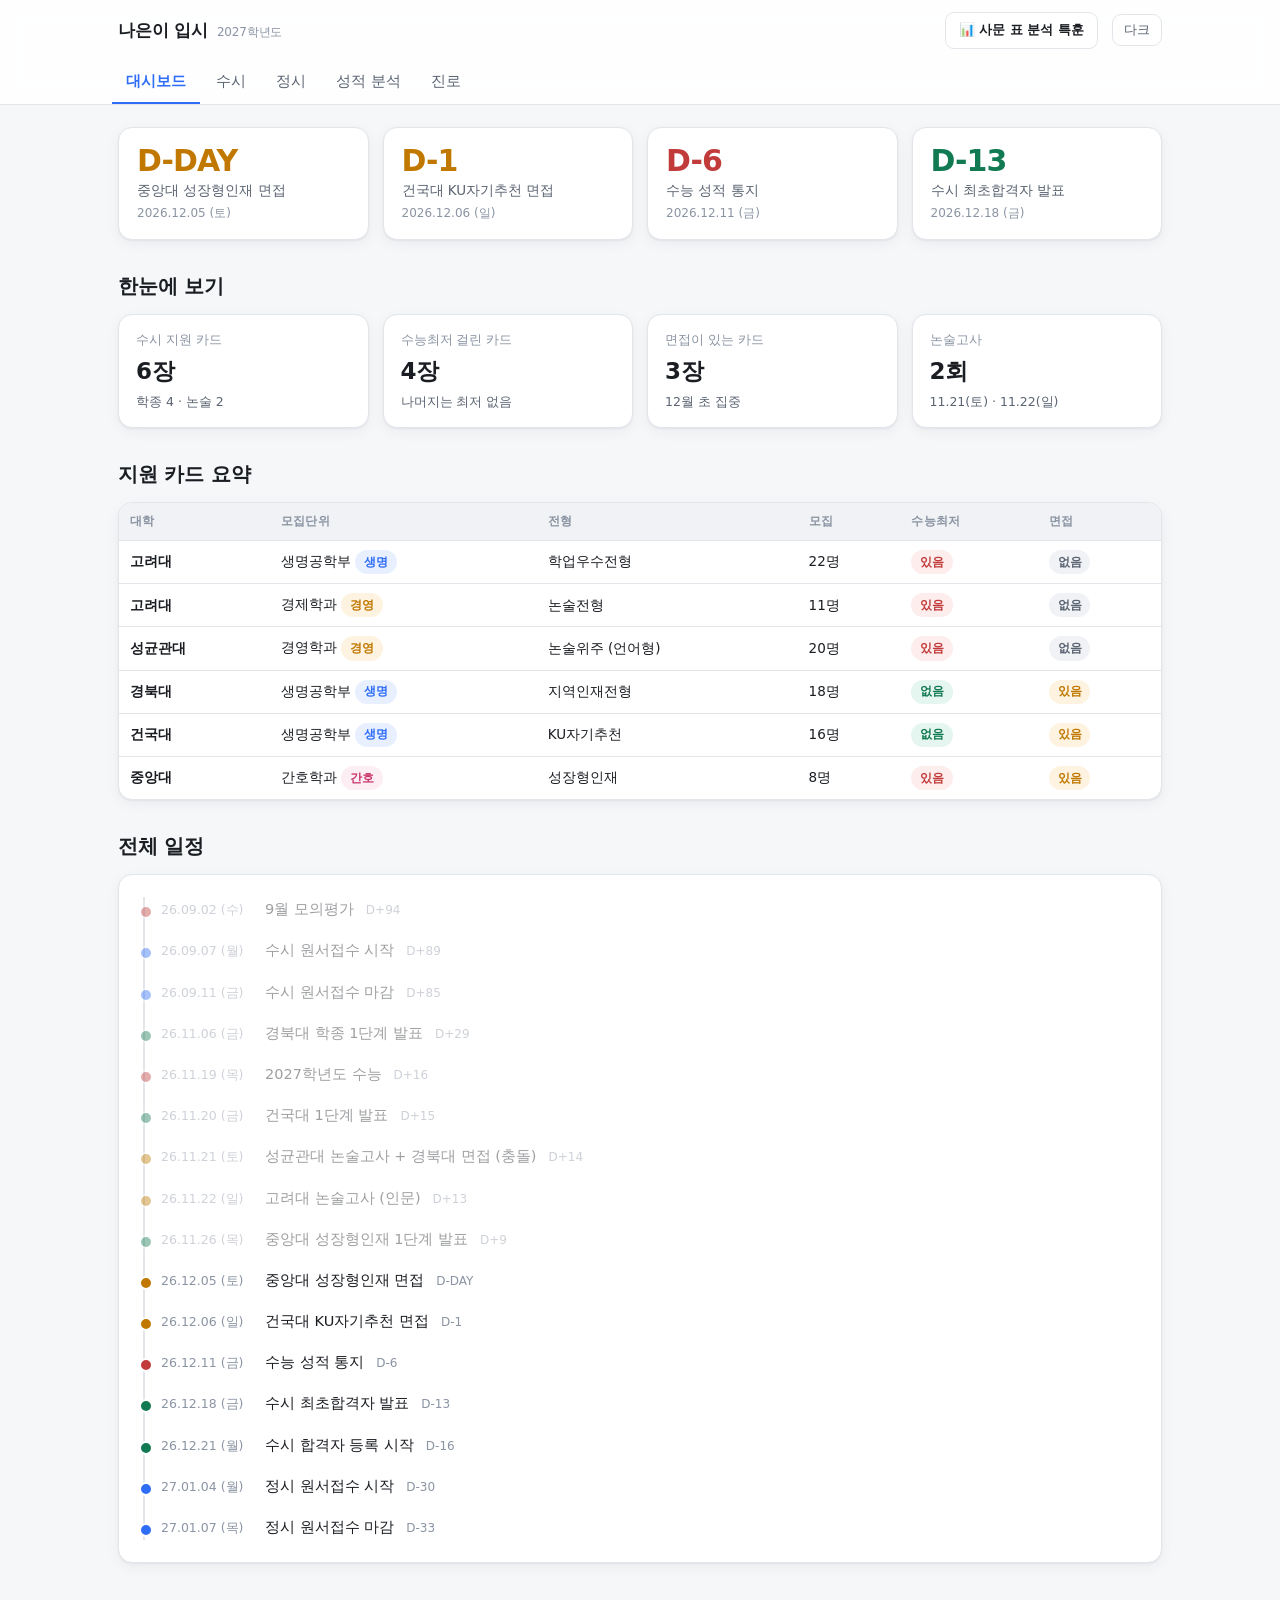
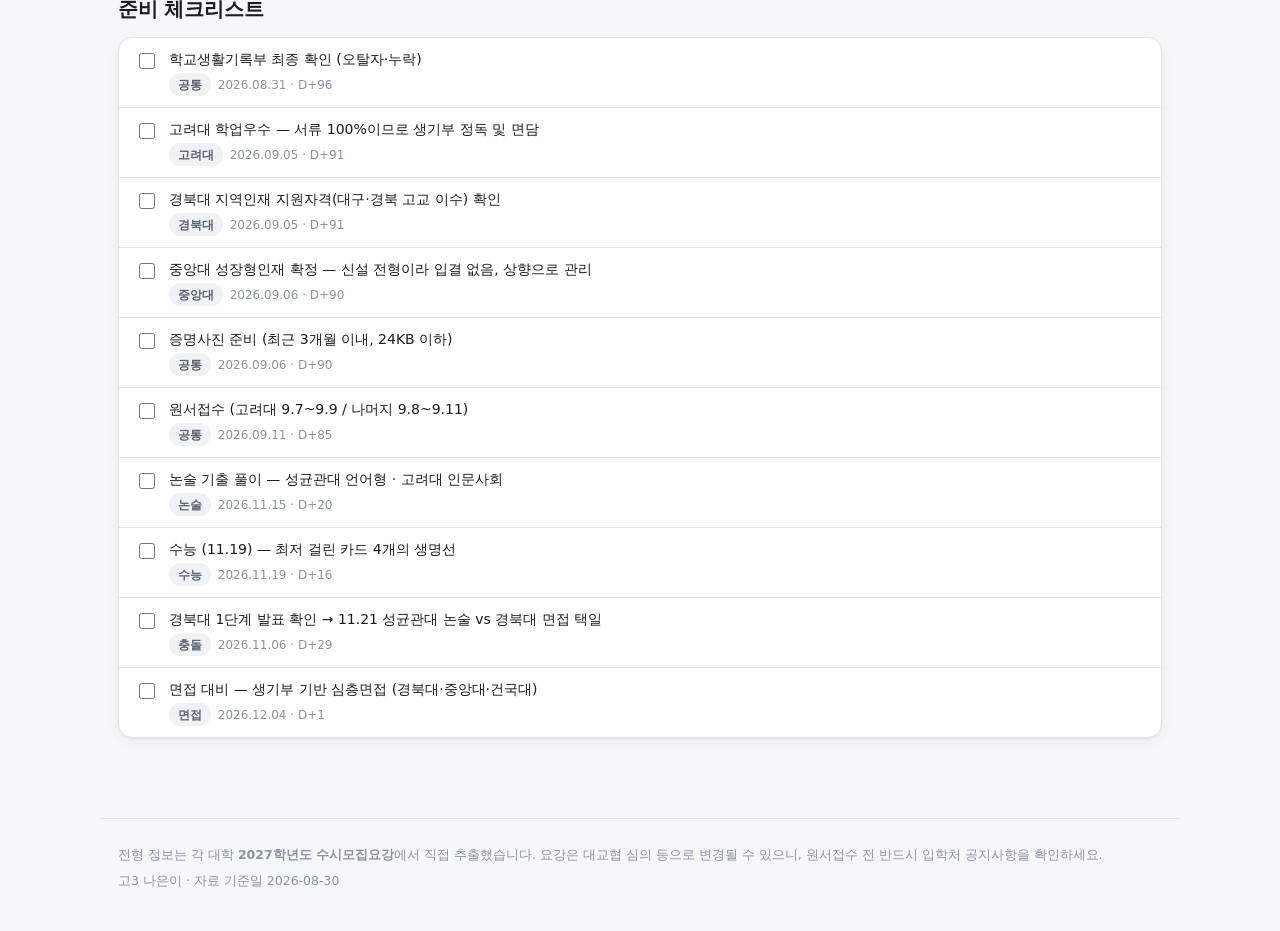
<file: index.html>
<!doctype html>
<html lang="ko" data-theme="">
<head>
<meta charset="utf-8">
<meta name="viewport" content="width=device-width, initial-scale=1">
<title>나은이 입시 · 2027학년도</title>
<meta name="description" content="김나은 2027학년도 대입 수시·정시 관리">
<link rel="stylesheet" href="assets/style.css">
<link rel="icon" href="data:image/svg+xml,<svg xmlns='http://www.w3.org/2000/svg' viewBox='0 0 100 100'><text y='.9em' font-size='90'>🍒</text></svg>">
</head>
<body>

<header class="top">
  <div class="top-in">
    <div class="brand">나은이 입시<small id="brandSub">2027학년도</small></div>
    <div class="spacer"></div>
    <a class="btn" href="society/index.html">📊 사문 표 분석 특훈</a>
    <button class="theme-btn" id="themeBtn" type="button">다크</button>
  </div>
  <nav class="tabs" id="tabs" role="tablist">
    <button role="tab" data-tab="home" aria-selected="true">대시보드</button>
    <button role="tab" data-tab="susi" aria-selected="false">수시</button>
    <button role="tab" data-tab="jeongsi" aria-selected="false">정시</button>
    <button role="tab" data-tab="score" aria-selected="false">성적 분석</button>
    <button role="tab" data-tab="jinro" aria-selected="false">진로</button>
  </nav>
</header>

<main>
  <section id="home"></section>
  <section id="susi" hidden></section>
  <section id="jeongsi" hidden></section>
  <section id="score" hidden></section>
  <section id="jinro" hidden></section>
</main>

<footer class="foot">
  <div>전형 정보는 각 대학 <b>2027학년도 수시모집요강</b>에서 직접 추출했습니다. 요강은 대교협 심의 등으로 변경될 수 있으니, 원서접수 전 반드시 입학처 공지사항을 확인하세요.</div>
  <div style="margin-top:6px" id="footUpdated"></div>
</footer>

<script src="assets/data.js"></script>
<script src="assets/app.js"></script>
</body>
</html>
</file>
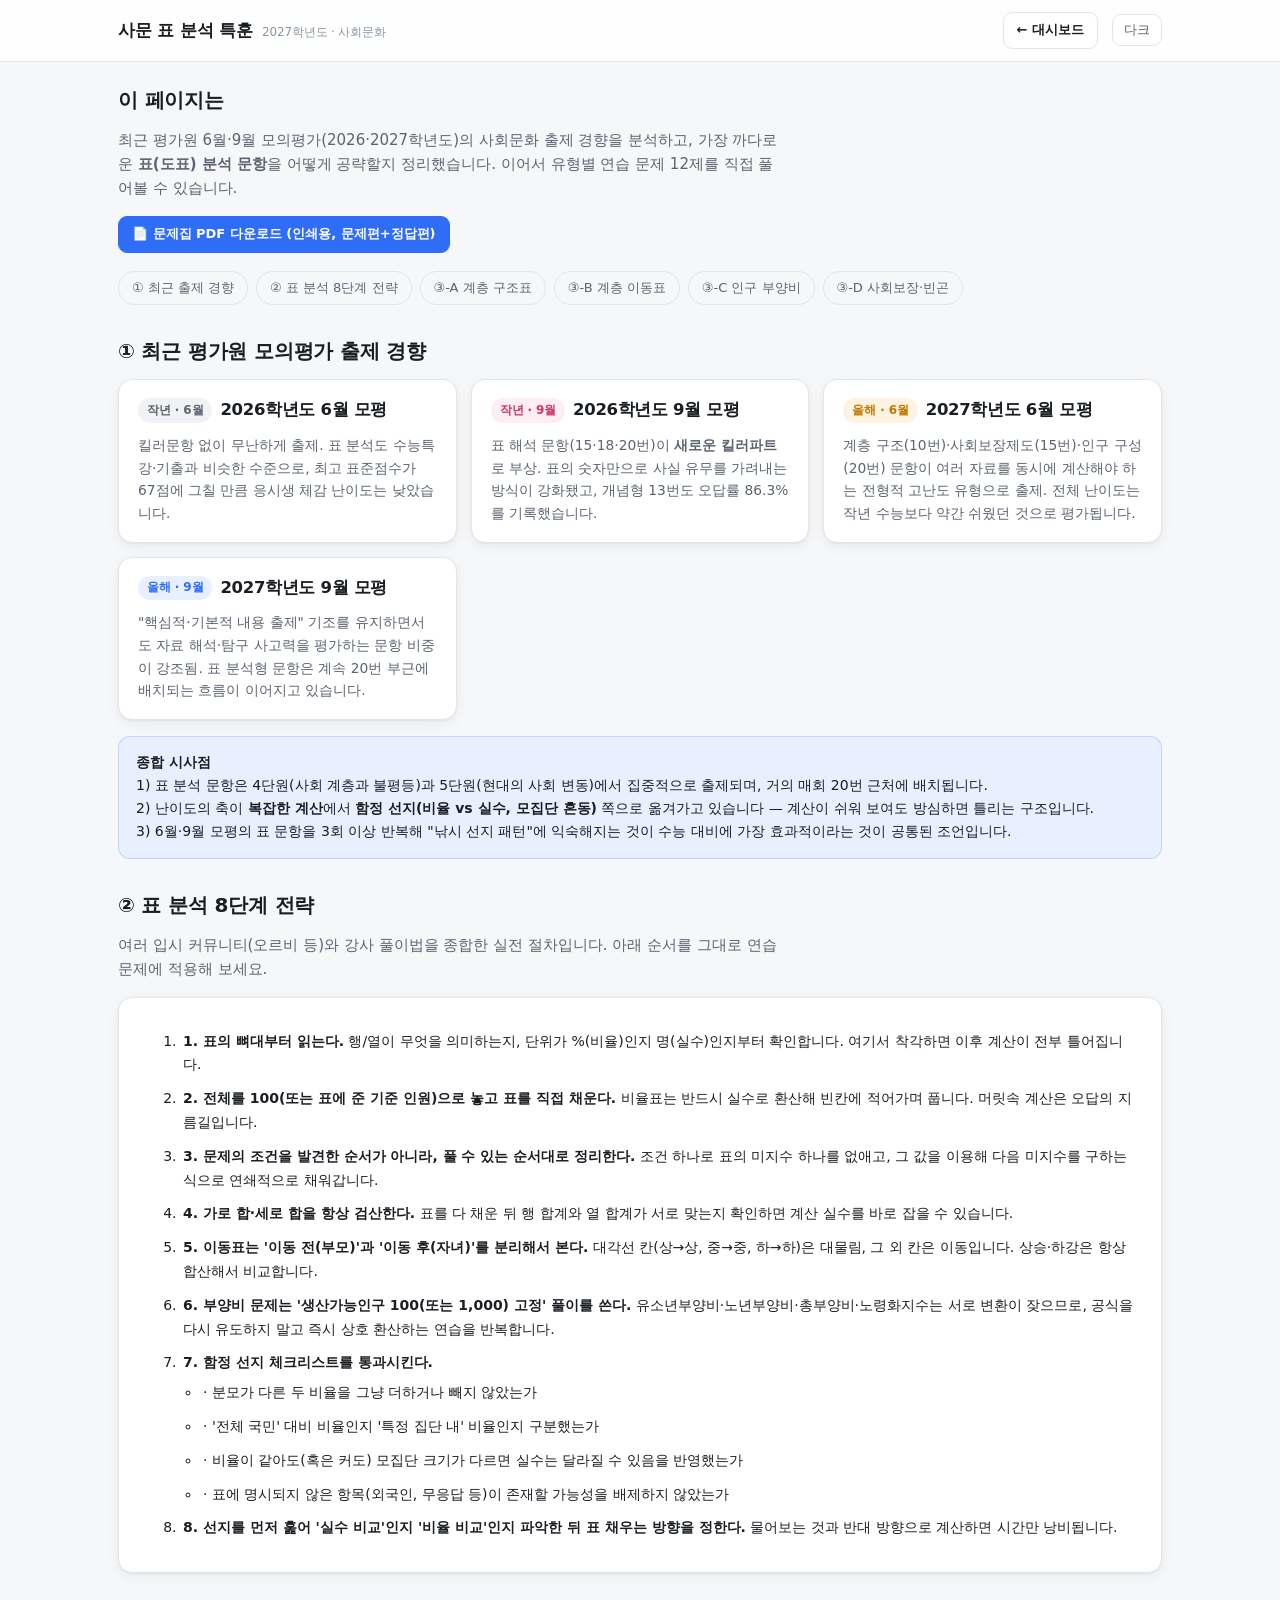
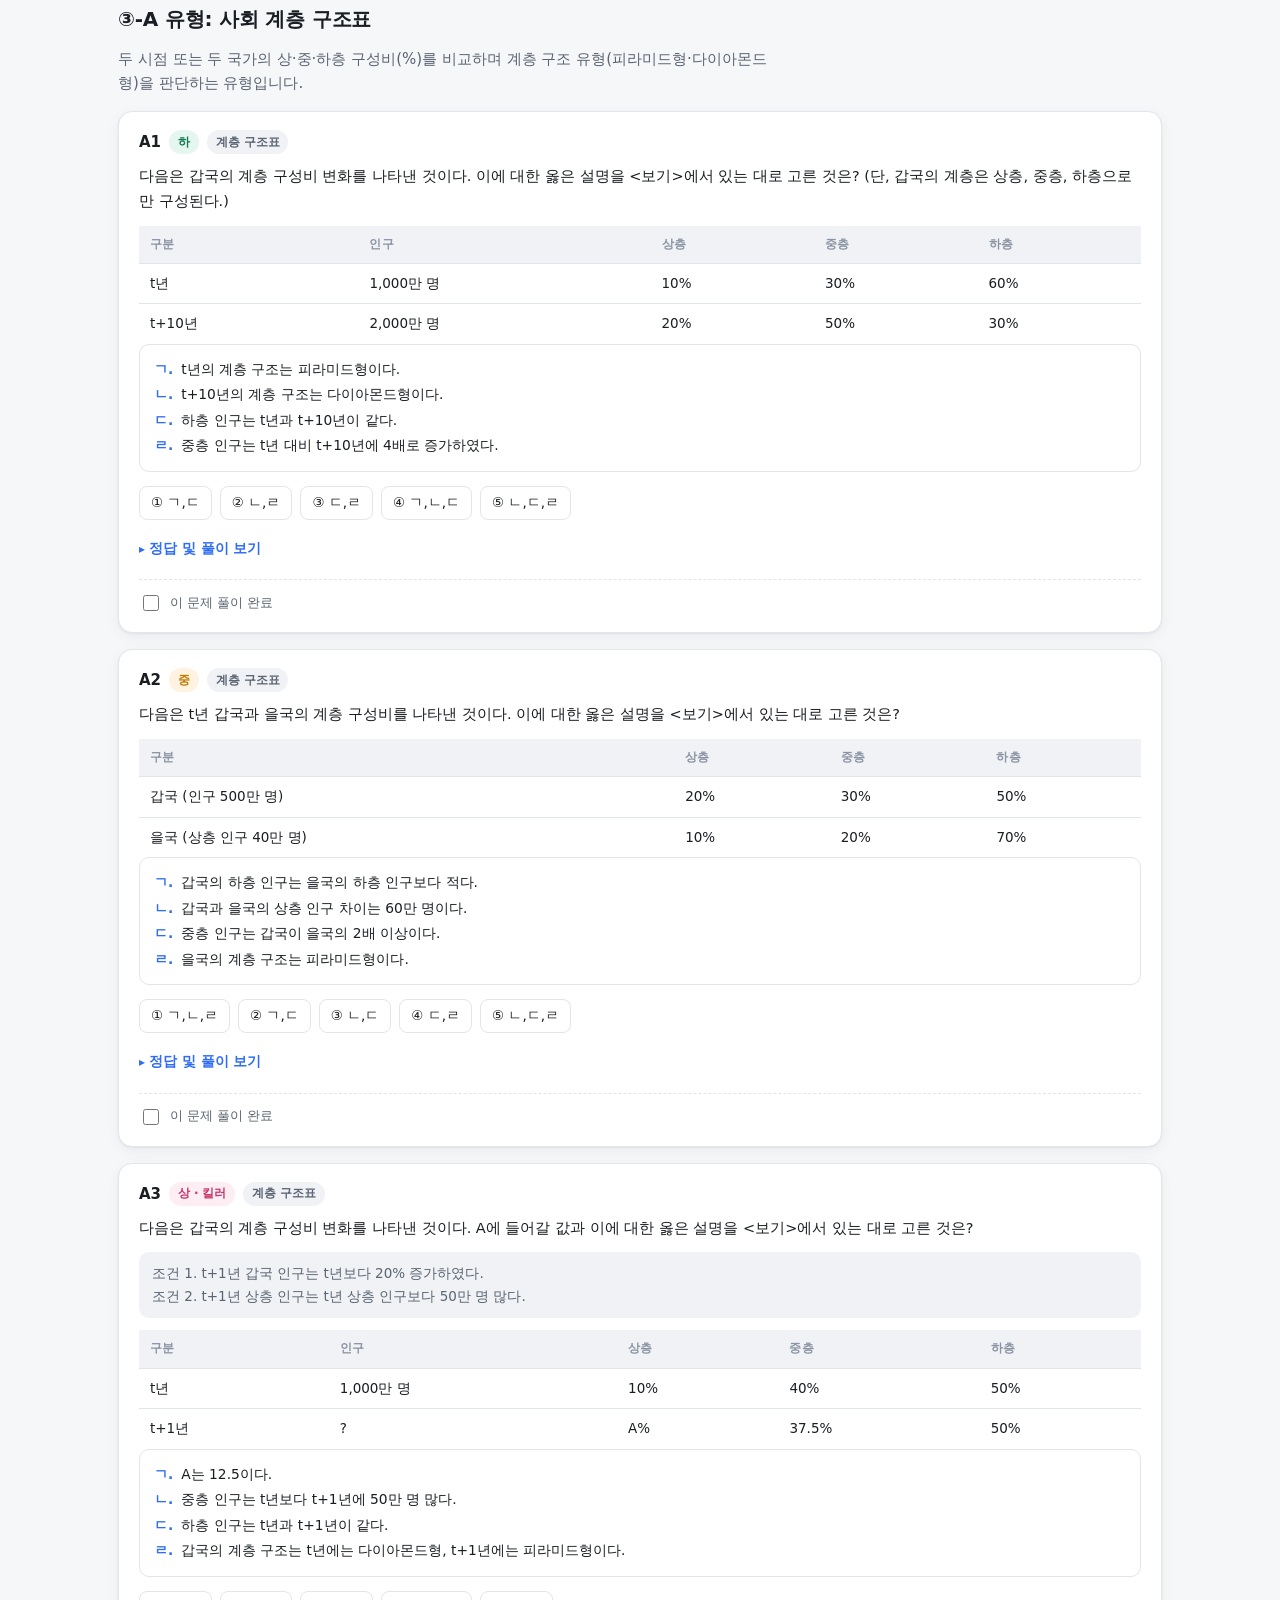
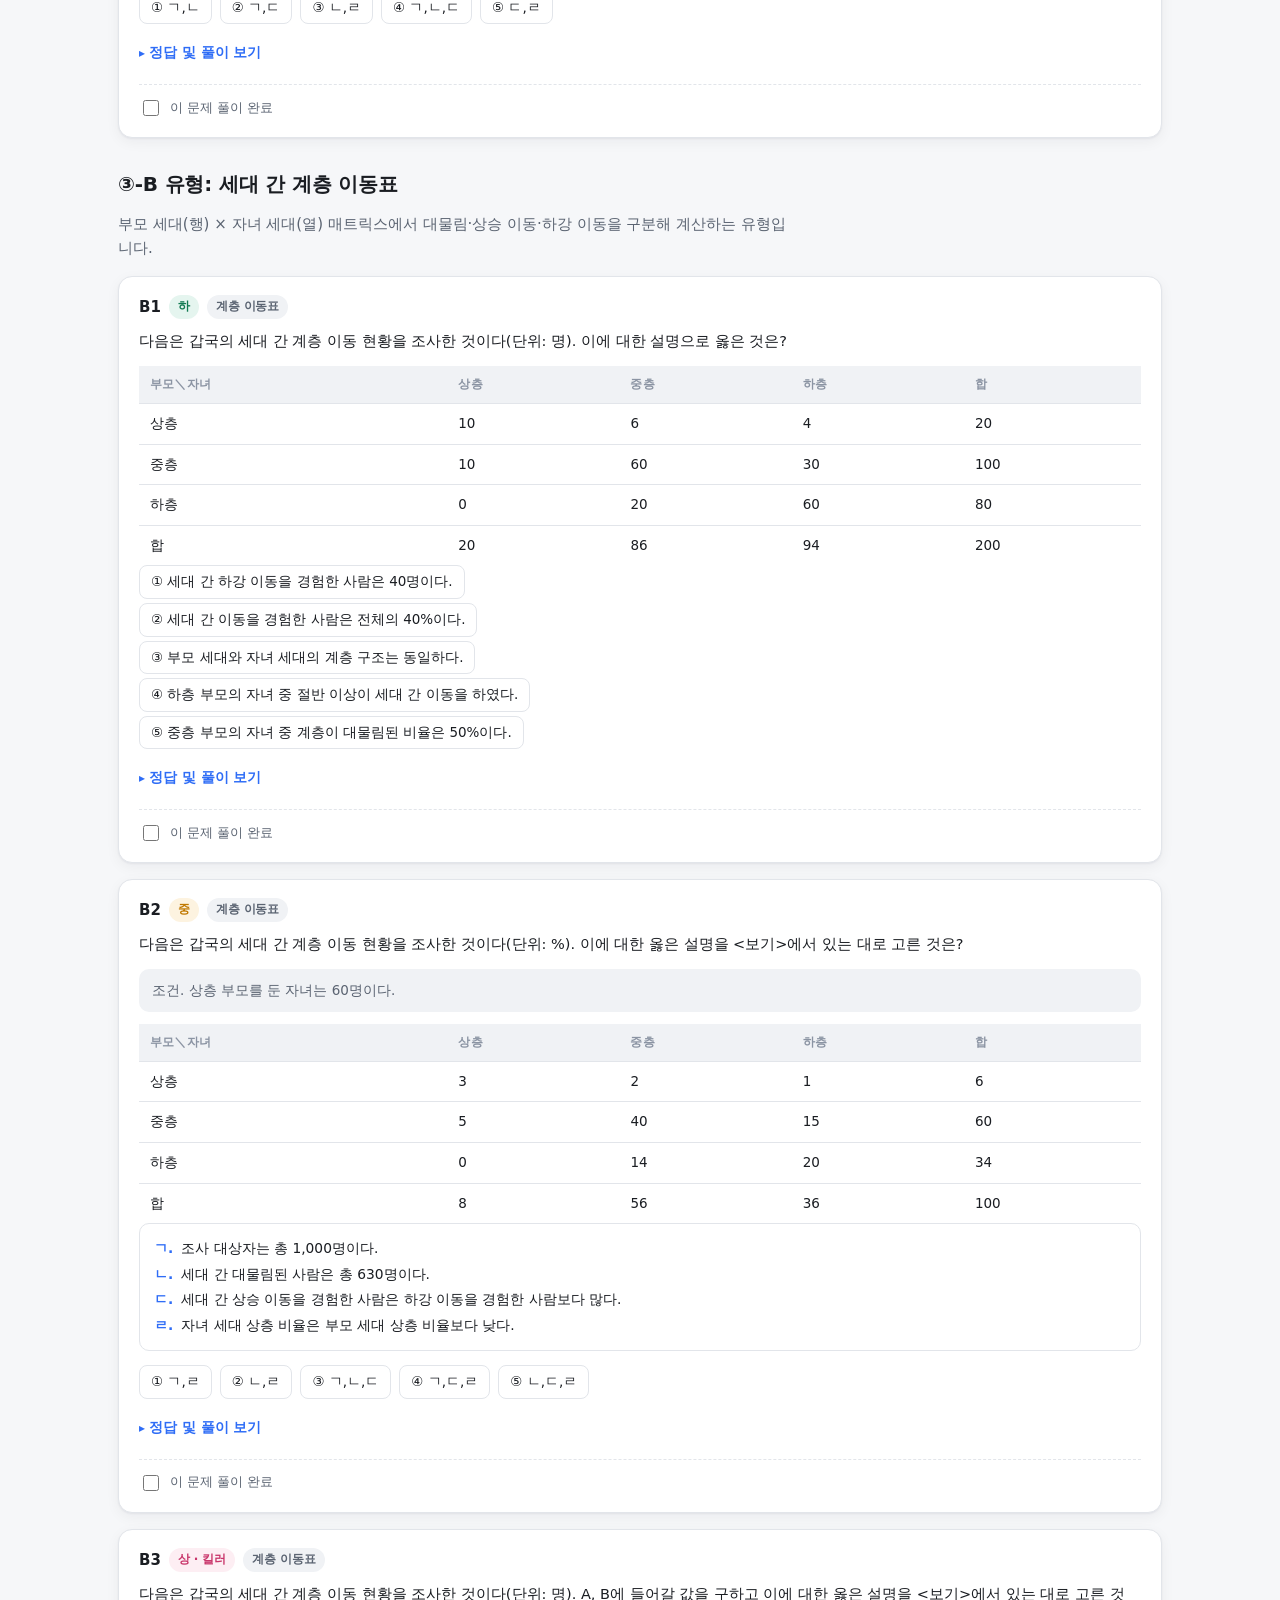
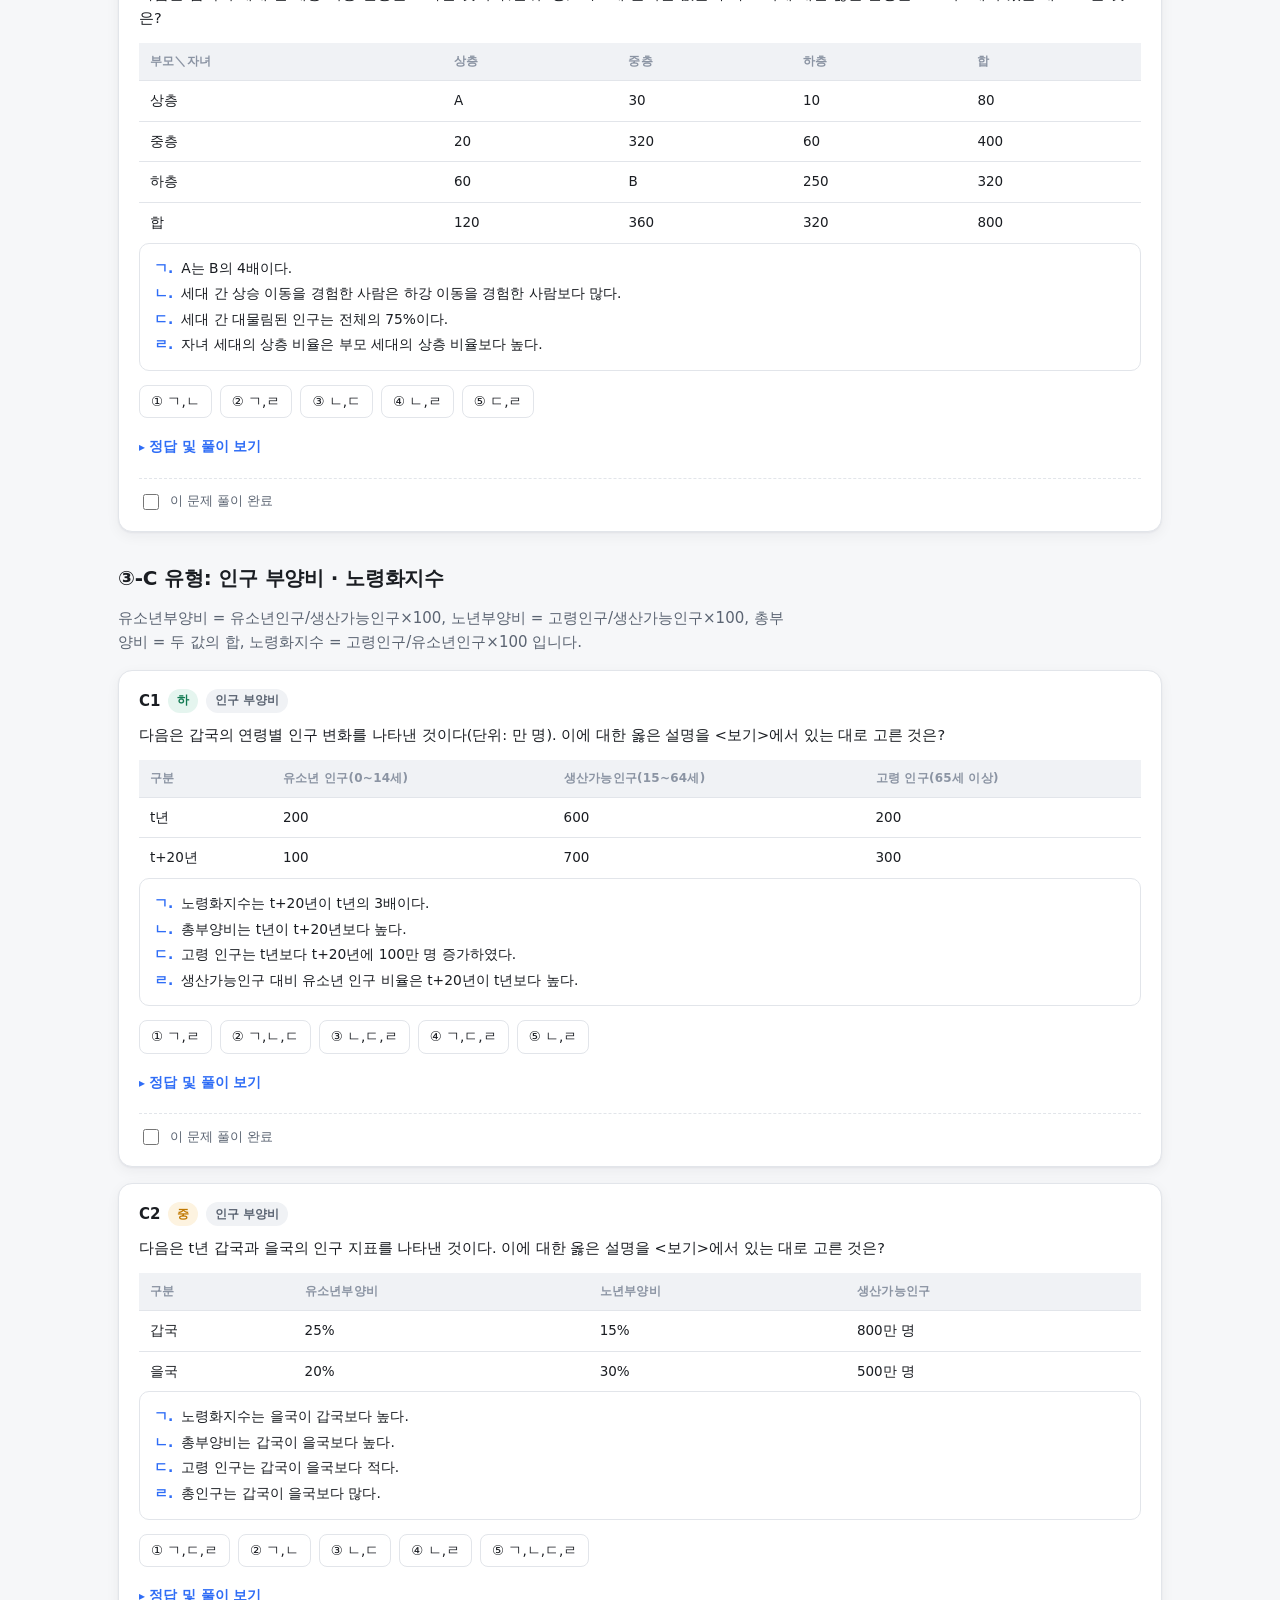
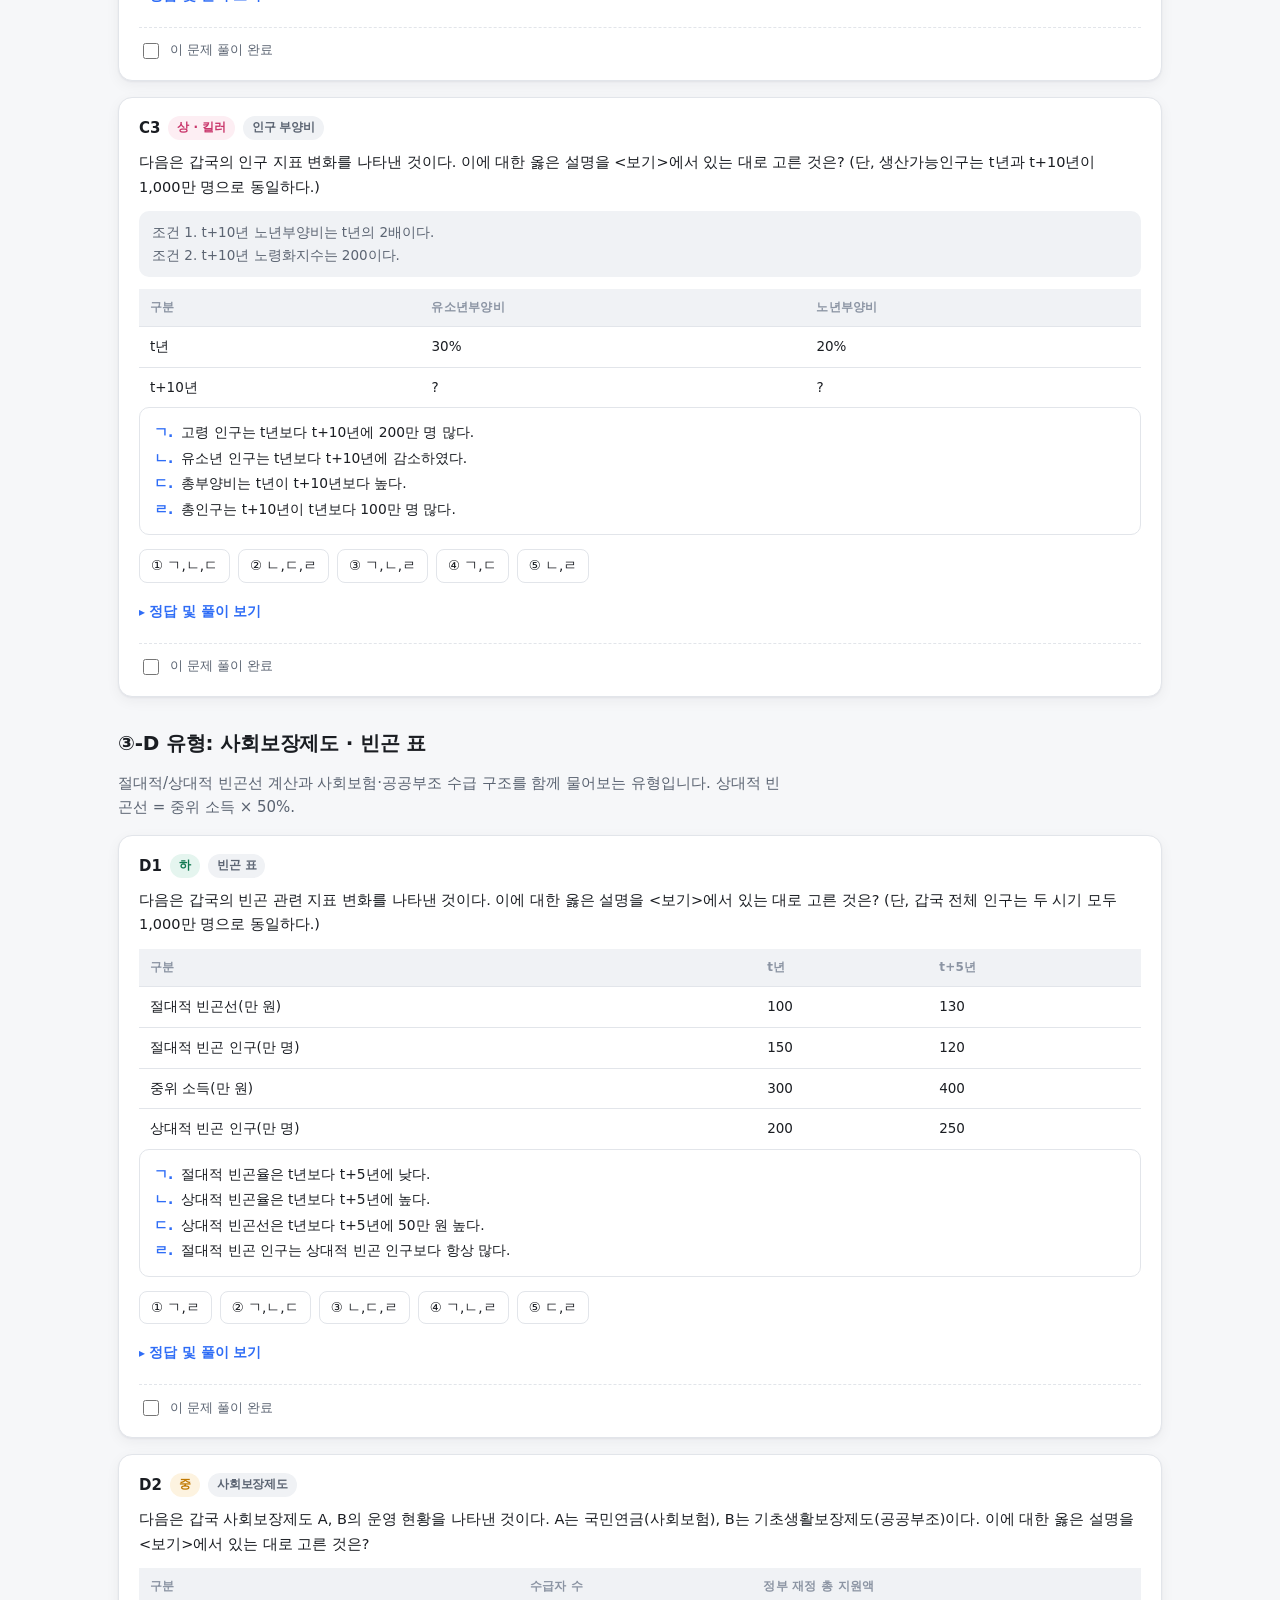
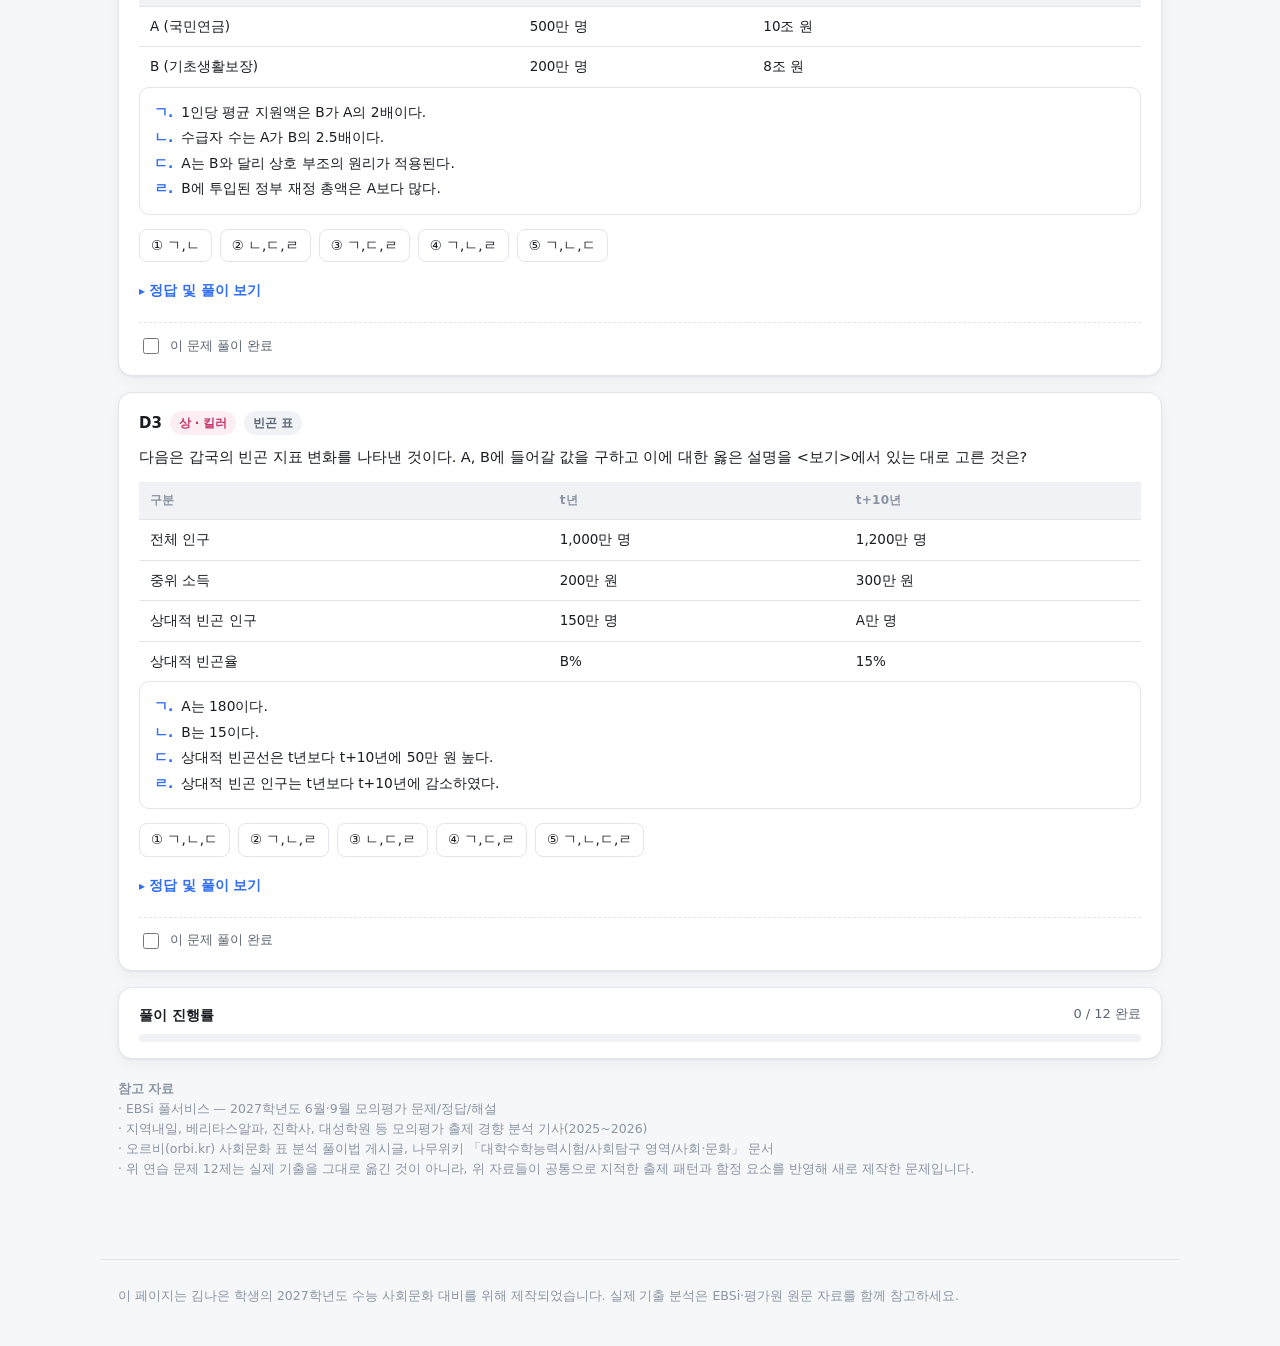
<file: society/index.html>
<!doctype html>
<html lang="ko" data-theme="">
<head>
<meta charset="utf-8">
<meta name="viewport" content="width=device-width, initial-scale=1">
<title>사문 표 분석 특훈 · 나은이 입시</title>
<meta name="description" content="사회문화 표 분석 문항 출제 경향 분석과 유형별 실전 연습 문제">
<link rel="stylesheet" href="../assets/style.css">
<link rel="icon" href="data:image/svg+xml,<svg xmlns='http://www.w3.org/2000/svg' viewBox='0 0 100 100'><text y='.9em' font-size='90'>📊</text></svg>">
<style>
  .p-card{padding:18px 20px;margin-bottom:16px}
  .p-head{display:flex;align-items:center;gap:8px;flex-wrap:wrap;margin-bottom:10px}
  .p-head .no{font-weight:700;font-size:15px}
  .p-stem{font-size:14.5px;line-height:1.7;margin:0 0 12px}
  .p-cond{font-size:13.5px;color:var(--text-2);background:var(--surface-2);border-radius:10px;padding:10px 13px;margin:0 0 12px;line-height:1.7}
  .p-bogi{list-style:none;margin:0 0 14px;padding:12px 14px;border:1px solid var(--border);border-radius:10px;font-size:13.8px;line-height:1.85;background:var(--surface)}
  .p-bogi li{display:flex;gap:8px}
  .p-bogi b{flex:0 0 auto;color:var(--accent)}
  .p-opts{display:flex;flex-wrap:wrap;gap:8px;margin-bottom:4px}
  .p-opts span{border:1px solid var(--border);border-radius:8px;padding:5px 11px;font-size:13.5px;font-variant-numeric:tabular-nums}
  details.ans{margin-top:10px}
  details.ans>summary{cursor:pointer;font-size:13.5px;font-weight:600;color:var(--accent);list-style:none;padding:8px 0;user-select:none}
  details.ans>summary::-webkit-details-marker{display:none}
  details.ans>summary::before{content:'▸ ';font-size:12px}
  details.ans[open]>summary::before{content:'▾ '}
  .sol{background:var(--green-soft);border-radius:10px;padding:13px 15px;font-size:13.8px;line-height:1.8}
  .sol .ans-badge{display:inline-block;background:var(--green);color:#fff;border-radius:7px;padding:2px 10px;font-weight:700;font-size:13px;margin-bottom:8px}
  .sol ol{margin:8px 0 0;padding-left:19px}
  .sol ol li{margin:4px 0}
  .done-row{display:flex;align-items:center;gap:8px;margin-top:12px;padding-top:12px;border-top:1px dashed var(--border)}
  .done-row input{width:16px;height:16px;accent-color:var(--accent);cursor:pointer}
  .done-row label{font-size:13px;color:var(--text-2);cursor:pointer}
  .prog-bar{height:8px;border-radius:5px;background:var(--surface-2);overflow:hidden;margin-top:8px}
  .prog-bar>div{height:100%;background:var(--accent);border-radius:5px;transition:width .3s}
  .strat li{margin:0 0 10px;padding-left:2px}
  .strat b{color:var(--text)}
  .oxtbl td.ok{color:var(--green);font-weight:700;text-align:center}
  .oxtbl td.no{color:var(--red);font-weight:700;text-align:center}
  .catnav{display:flex;flex-wrap:wrap;gap:8px;margin:6px 0 24px}
  .catnav a{border:1px solid var(--border);border-radius:999px;padding:6px 13px;font-size:13px;color:var(--text-2)}
  .catnav a:hover{background:var(--accent-soft);color:var(--accent);text-decoration:none}
</style>
</head>
<body>

<header class="top">
  <div class="top-in">
    <div class="brand">사문 표 분석 특훈<small>2027학년도 · 사회문화</small></div>
    <div class="spacer"></div>
    <a class="btn" href="../index.html">← 대시보드</a>
    <button class="theme-btn" id="themeBtn" type="button">다크</button>
  </div>
</header>

<main>

<h2 class="sec" style="margin-top:0">이 페이지는</h2>
<p class="lead">최근 평가원 6월·9월 모의평가(2026·2027학년도)의 사회문화 출제 경향을 분석하고, 가장 까다로운 <b>표(도표) 분석 문항</b>을 어떻게 공략할지 정리했습니다. 이어서 유형별 연습 문제 12제를 직접 풀어볼 수 있습니다.</p>

<p style="margin:0 0 18px"><a class="btn primary" href="downloads/society-table-practice-book.pdf" download>📄 문제집 PDF 다운로드 (인쇄용, 문제편+정답편)</a></p>

<div class="catnav">
  <a href="#trend">① 최근 출제 경향</a>
  <a href="#strategy">② 표 분석 8단계 전략</a>
  <a href="#type-a">③-A 계층 구조표</a>
  <a href="#type-b">③-B 계층 이동표</a>
  <a href="#type-c">③-C 인구 부양비</a>
  <a href="#type-d">③-D 사회보장·빈곤</a>
</div>

<h2 class="sec" id="trend">① 최근 평가원 모의평가 출제 경향</h2>
<div class="grid g2">
  <div class="card track">
    <h3><span class="pill grey">작년 · 6월</span> 2026학년도 6월 모평</h3>
    <p>킬러문항 없이 무난하게 출제. 표 분석도 수능특강·기출과 비슷한 수준으로, 최고 표준점수가 67점에 그칠 만큼 응시생 체감 난이도는 낮았습니다.</p>
  </div>
  <div class="card track">
    <h3><span class="pill rose">작년 · 9월</span> 2026학년도 9월 모평</h3>
    <p>표 해석 문항(15·18·20번)이 <b>새로운 킬러파트</b>로 부상. 표의 숫자만으로 사실 유무를 가려내는 방식이 강화됐고, 개념형 13번도 오답률 86.3%를 기록했습니다.</p>
  </div>
  <div class="card track">
    <h3><span class="pill amber">올해 · 6월</span> 2027학년도 6월 모평</h3>
    <p>계층 구조(10번)·사회보장제도(15번)·인구 구성(20번) 문항이 여러 자료를 동시에 계산해야 하는 전형적 고난도 유형으로 출제. 전체 난이도는 작년 수능보다 약간 쉬웠던 것으로 평가됩니다.</p>
  </div>
  <div class="card track">
    <h3><span class="pill blue">올해 · 9월</span> 2027학년도 9월 모평</h3>
    <p>"핵심적·기본적 내용 출제" 기조를 유지하면서도 자료 해석·탐구 사고력을 평가하는 문항 비중이 강조됨. 표 분석형 문항은 계속 20번 부근에 배치되는 흐름이 이어지고 있습니다.</p>
  </div>
</div>

<div class="callout" style="margin-top:16px">
  <b>종합 시사점</b><br>
  1) 표 분석 문항은 4단원(사회 계층과 불평등)과 5단원(현대의 사회 변동)에서 집중적으로 출제되며, 거의 매회 20번 근처에 배치됩니다.<br>
  2) 난이도의 축이 <b>복잡한 계산</b>에서 <b>함정 선지(비율 vs 실수, 모집단 혼동)</b> 쪽으로 옮겨가고 있습니다 — 계산이 쉬워 보여도 방심하면 틀리는 구조입니다.<br>
  3) 6월·9월 모평의 표 문항을 3회 이상 반복해 "낚시 선지 패턴"에 익숙해지는 것이 수능 대비에 가장 효과적이라는 것이 공통된 조언입니다.
</div>

<h2 class="sec" id="strategy">② 표 분석 8단계 전략</h2>
<p class="lead">여러 입시 커뮤니티(오르비 등)와 강사 풀이법을 종합한 실전 절차입니다. 아래 순서를 그대로 연습 문제에 적용해 보세요.</p>
<div class="card" style="padding:18px 22px">
  <ol class="strat" style="font-size:14px;line-height:1.7">
    <li><b>1. 표의 뼈대부터 읽는다.</b> 행/열이 무엇을 의미하는지, 단위가 %(비율)인지 명(실수)인지부터 확인합니다. 여기서 착각하면 이후 계산이 전부 틀어집니다.</li>
    <li><b>2. 전체를 100(또는 표에 준 기준 인원)으로 놓고 표를 직접 채운다.</b> 비율표는 반드시 실수로 환산해 빈칸에 적어가며 풉니다. 머릿속 계산은 오답의 지름길입니다.</li>
    <li><b>3. 문제의 조건을 발견한 순서가 아니라, 풀 수 있는 순서대로 정리한다.</b> 조건 하나로 표의 미지수 하나를 없애고, 그 값을 이용해 다음 미지수를 구하는 식으로 연쇄적으로 채워갑니다.</li>
    <li><b>4. 가로 합·세로 합을 항상 검산한다.</b> 표를 다 채운 뒤 행 합계와 열 합계가 서로 맞는지 확인하면 계산 실수를 바로 잡을 수 있습니다.</li>
    <li><b>5. 이동표는 '이동 전(부모)'과 '이동 후(자녀)'를 분리해서 본다.</b> 대각선 칸(상→상, 중→중, 하→하)은 대물림, 그 외 칸은 이동입니다. 상승·하강은 항상 합산해서 비교합니다.</li>
    <li><b>6. 부양비 문제는 '생산가능인구 100(또는 1,000) 고정' 풀이를 쓴다.</b> 유소년부양비·노년부양비·총부양비·노령화지수는 서로 변환이 잦으므로, 공식을 다시 유도하지 말고 즉시 상호 환산하는 연습을 반복합니다.</li>
    <li><b>7. 함정 선지 체크리스트를 통과시킨다.</b>
      <ul style="margin:6px 0 0;padding-left:18px">
        <li>· 분모가 다른 두 비율을 그냥 더하거나 빼지 않았는가</li>
        <li>· '전체 국민' 대비 비율인지 '특정 집단 내' 비율인지 구분했는가</li>
        <li>· 비율이 같아도(혹은 커도) 모집단 크기가 다르면 실수는 달라질 수 있음을 반영했는가</li>
        <li>· 표에 명시되지 않은 항목(외국인, 무응답 등)이 존재할 가능성을 배제하지 않았는가</li>
      </ul>
    </li>
    <li><b>8. 선지를 먼저 훑어 '실수 비교'인지 '비율 비교'인지 파악한 뒤 표 채우는 방향을 정한다.</b> 물어보는 것과 반대 방향으로 계산하면 시간만 낭비됩니다.</li>
  </ol>
</div>

<h2 class="sec" id="type-a">③-A 유형: 사회 계층 구조표</h2>
<p class="lead">두 시점 또는 두 국가의 상·중·하층 구성비(%)를 비교하며 계층 구조 유형(피라미드형·다이아몬드형)을 판단하는 유형입니다.</p>

<!-- A1 -->
<div class="card p-card" data-pid="A1">
  <div class="p-head"><span class="no">A1</span><span class="pill green">하</span><span class="pill grey">계층 구조표</span></div>
  <p class="p-stem">다음은 갑국의 계층 구성비 변화를 나타낸 것이다. 이에 대한 옳은 설명을 &lt;보기&gt;에서 있는 대로 고른 것은? (단, 갑국의 계층은 상층, 중층, 하층으로만 구성된다.)</p>
  <div class="scroll-x"><table class="tbl">
    <thead><tr><th>구분</th><th>인구</th><th>상층</th><th>중층</th><th>하층</th></tr></thead>
    <tbody>
      <tr><td>t년</td><td>1,000만 명</td><td>10%</td><td>30%</td><td>60%</td></tr>
      <tr><td>t+10년</td><td>2,000만 명</td><td>20%</td><td>50%</td><td>30%</td></tr>
    </tbody>
  </table></div>
  <ul class="p-bogi">
    <li><b>ㄱ.</b> t년의 계층 구조는 피라미드형이다.</li>
    <li><b>ㄴ.</b> t+10년의 계층 구조는 다이아몬드형이다.</li>
    <li><b>ㄷ.</b> 하층 인구는 t년과 t+10년이 같다.</li>
    <li><b>ㄹ.</b> 중층 인구는 t년 대비 t+10년에 4배로 증가하였다.</li>
  </ul>
  <div class="p-opts"><span>① ㄱ,ㄷ</span><span>② ㄴ,ㄹ</span><span>③ ㄷ,ㄹ</span><span>④ ㄱ,ㄴ,ㄷ</span><span>⑤ ㄴ,ㄷ,ㄹ</span></div>
  <details class="ans"><summary>정답 및 풀이 보기</summary>
    <div class="sol">
      <span class="ans-badge">정답 ④</span>
      <ol>
        <li>실수로 환산: t년 상층 100만 / 중층 300만 / 하층 600만. t+10년 상층 400만 / 중층 1,000만 / 하층 600만.</li>
        <li>ㄱ: t년은 상(10%)&lt;중(30%)&lt;하(60%)로 아래로 갈수록 비율이 커지는 피라미드형 → 참.</li>
        <li>ㄴ: t+10년은 중층(50%)이 상층+하층(50%)과 같거나 가장 커서 다이아몬드형 → 참.</li>
        <li>ㄷ: 하층 실수는 600만 명으로 두 시점이 동일 → 참. (비율은 60%→30%로 줄었지만 실수는 그대로인 대표적 함정 포인트)</li>
        <li>ㄹ: 중층 실수는 300만→1,000만으로 약 3.33배이지 4배가 아님 → 거짓. 비율만 보고 "50%는 30%의 약 1.7배니까..." 식으로 암산하면 틀리기 쉬운 지점.</li>
      </ol>
    </div>
  </details>
  <div class="done-row"><input type="checkbox" id="chk-A1"><label for="chk-A1">이 문제 풀이 완료</label></div>
</div>

<!-- A2 -->
<div class="card p-card" data-pid="A2">
  <div class="p-head"><span class="no">A2</span><span class="pill amber">중</span><span class="pill grey">계층 구조표</span></div>
  <p class="p-stem">다음은 t년 갑국과 을국의 계층 구성비를 나타낸 것이다. 이에 대한 옳은 설명을 &lt;보기&gt;에서 있는 대로 고른 것은?</p>
  <div class="scroll-x"><table class="tbl">
    <thead><tr><th>구분</th><th>상층</th><th>중층</th><th>하층</th></tr></thead>
    <tbody>
      <tr><td>갑국 (인구 500만 명)</td><td>20%</td><td>30%</td><td>50%</td></tr>
      <tr><td>을국 (상층 인구 40만 명)</td><td>10%</td><td>20%</td><td>70%</td></tr>
    </tbody>
  </table></div>
  <ul class="p-bogi">
    <li><b>ㄱ.</b> 갑국의 하층 인구는 을국의 하층 인구보다 적다.</li>
    <li><b>ㄴ.</b> 갑국과 을국의 상층 인구 차이는 60만 명이다.</li>
    <li><b>ㄷ.</b> 중층 인구는 갑국이 을국의 2배 이상이다.</li>
    <li><b>ㄹ.</b> 을국의 계층 구조는 피라미드형이다.</li>
  </ul>
  <div class="p-opts"><span>① ㄱ,ㄴ,ㄹ</span><span>② ㄱ,ㄷ</span><span>③ ㄴ,ㄷ</span><span>④ ㄷ,ㄹ</span><span>⑤ ㄴ,ㄷ,ㄹ</span></div>
  <details class="ans"><summary>정답 및 풀이 보기</summary>
    <div class="sol">
      <span class="ans-badge">정답 ①</span>
      <ol>
        <li>을국 전체 인구부터 역산: 상층 인구 40만 명 = 10% → 전체 인구 400만 명.</li>
        <li>을국 중층 = 400만×20% = 80만 명, 하층 = 400만×70% = 280만 명.</li>
        <li>갑국은 그대로 계산: 상층 100만 / 중층 150만 / 하층 250만.</li>
        <li>ㄱ: 갑국 하층 250만 &lt; 을국 하층 280만 → 참.</li>
        <li>ㄴ: 100만 − 40만 = 60만 → 참.</li>
        <li>ㄷ: 150만 ÷ 80만 = 1.875배로 2배 미만 → 거짓. "대략 2배 아닌가"라고 암산하면 틀리는 지점.</li>
        <li>ㄹ: 을국은 상(10%)&lt;중(20%)&lt;하(70%)로 피라미드형 → 참.</li>
      </ol>
    </div>
  </details>
  <div class="done-row"><input type="checkbox" id="chk-A2"><label for="chk-A2">이 문제 풀이 완료</label></div>
</div>

<!-- A3 -->
<div class="card p-card" data-pid="A3">
  <div class="p-head"><span class="no">A3</span><span class="pill rose">상 · 킬러</span><span class="pill grey">계층 구조표</span></div>
  <p class="p-stem">다음은 갑국의 계층 구성비 변화를 나타낸 것이다. A에 들어갈 값과 이에 대한 옳은 설명을 &lt;보기&gt;에서 있는 대로 고른 것은?</p>
  <div class="p-cond">조건 1. t+1년 갑국 인구는 t년보다 20% 증가하였다.<br>조건 2. t+1년 상층 인구는 t년 상층 인구보다 50만 명 많다.</div>
  <div class="scroll-x"><table class="tbl">
    <thead><tr><th>구분</th><th>인구</th><th>상층</th><th>중층</th><th>하층</th></tr></thead>
    <tbody>
      <tr><td>t년</td><td>1,000만 명</td><td>10%</td><td>40%</td><td>50%</td></tr>
      <tr><td>t+1년</td><td>?</td><td>A%</td><td>37.5%</td><td>50%</td></tr>
    </tbody>
  </table></div>
  <ul class="p-bogi">
    <li><b>ㄱ.</b> A는 12.5이다.</li>
    <li><b>ㄴ.</b> 중층 인구는 t년보다 t+1년에 50만 명 많다.</li>
    <li><b>ㄷ.</b> 하층 인구는 t년과 t+1년이 같다.</li>
    <li><b>ㄹ.</b> 갑국의 계층 구조는 t년에는 다이아몬드형, t+1년에는 피라미드형이다.</li>
  </ul>
  <div class="p-opts"><span>① ㄱ,ㄴ</span><span>② ㄱ,ㄷ</span><span>③ ㄴ,ㄹ</span><span>④ ㄱ,ㄴ,ㄷ</span><span>⑤ ㄷ,ㄹ</span></div>
  <details class="ans"><summary>정답 및 풀이 보기</summary>
    <div class="sol">
      <span class="ans-badge">정답 ①</span>
      <ol>
        <li>t+1년 인구 = 1,000만 × 1.2 = 1,200만 명.</li>
        <li>t년 상층 인구 = 100만 명 → t+1년 상층 인구 = 100만 + 50만 = 150만 명 → A = 150 ÷ 1,200 × 100 = 12.5 (ㄱ 참).</li>
        <li>검산: 12.5 + 37.5 + 50 = 100 → 정합성 확인.</li>
        <li>중층 인구: t년 400만, t+1년 1,200만×37.5% = 450만 → 50만 명 많음 (ㄴ 참).</li>
        <li>하층 인구: t년 500만, t+1년 1,200만×50% = 600만 → 서로 다름 (ㄷ 거짓, 비율은 50%로 같지만 인구가 늘어 실수는 증가).</li>
        <li>구조 판정: t년(10&lt;40&lt;50)과 t+1년(12.5&lt;37.5&lt;50) 모두 하층이 가장 큰 피라미드형으로 동일 → ㄹ은 "다이아몬드형→피라미드형으로 바뀌었다"는 서술 자체가 거짓.</li>
      </ol>
    </div>
  </details>
  <div class="done-row"><input type="checkbox" id="chk-A3"><label for="chk-A3">이 문제 풀이 완료</label></div>
</div>

<h2 class="sec" id="type-b">③-B 유형: 세대 간 계층 이동표</h2>
<p class="lead">부모 세대(행) × 자녀 세대(열) 매트릭스에서 대물림·상승 이동·하강 이동을 구분해 계산하는 유형입니다.</p>

<!-- B1 -->
<div class="card p-card" data-pid="B1">
  <div class="p-head"><span class="no">B1</span><span class="pill green">하</span><span class="pill grey">계층 이동표</span></div>
  <p class="p-stem">다음은 갑국의 세대 간 계층 이동 현황을 조사한 것이다(단위: 명). 이에 대한 설명으로 옳은 것은?</p>
  <div class="scroll-x"><table class="tbl">
    <thead><tr><th>부모＼자녀</th><th>상층</th><th>중층</th><th>하층</th><th>합</th></tr></thead>
    <tbody>
      <tr><td>상층</td><td>10</td><td>6</td><td>4</td><td>20</td></tr>
      <tr><td>중층</td><td>10</td><td>60</td><td>30</td><td>100</td></tr>
      <tr><td>하층</td><td>0</td><td>20</td><td>60</td><td>80</td></tr>
      <tr><td>합</td><td>20</td><td>86</td><td>94</td><td>200</td></tr>
    </tbody>
  </table></div>
  <div class="p-opts"><span>① 세대 간 하강 이동을 경험한 사람은 40명이다.</span></div>
  <div class="p-opts"><span>② 세대 간 이동을 경험한 사람은 전체의 40%이다.</span></div>
  <div class="p-opts"><span>③ 부모 세대와 자녀 세대의 계층 구조는 동일하다.</span></div>
  <div class="p-opts"><span>④ 하층 부모의 자녀 중 절반 이상이 세대 간 이동을 하였다.</span></div>
  <div class="p-opts"><span>⑤ 중층 부모의 자녀 중 계층이 대물림된 비율은 50%이다.</span></div>
  <details class="ans"><summary>정답 및 풀이 보기</summary>
    <div class="sol">
      <span class="ans-badge">정답 ①</span>
      <ol>
        <li>하강 이동(부모보다 자녀 계층이 낮아짐) = 상→중(6) + 상→하(4) + 중→하(30) = 40명 → ① 참.</li>
        <li>② 전체 이동 = 상승(중→상 10 + 하→상 0 + 하→중 20 = 30) + 하강(40) = 70명 → 70/200 = 35%로 40%가 아님 → 거짓.</li>
        <li>③ 부모 세대 구성(10/50/40%)과 자녀 세대 구성(10/43/47%)이 서로 달라 거짓. "표에 세대 이동이 있으니 구조도 달라졌겠지"라고 넘겨짚지 말고 항상 열 합계를 직접 계산해야 합니다.</li>
        <li>④ 하층 부모 80명 중 이동(하→상 0 + 하→중 20) = 20명 = 25% → 절반 미만 → 거짓.</li>
        <li>⑤ 중층 부모 100명 중 대물림(중→중 60) = 60% → 50%가 아님 → 거짓.</li>
      </ol>
    </div>
  </details>
  <div class="done-row"><input type="checkbox" id="chk-B1"><label for="chk-B1">이 문제 풀이 완료</label></div>
</div>

<!-- B2 -->
<div class="card p-card" data-pid="B2">
  <div class="p-head"><span class="no">B2</span><span class="pill amber">중</span><span class="pill grey">계층 이동표</span></div>
  <p class="p-stem">다음은 갑국의 세대 간 계층 이동 현황을 조사한 것이다(단위: %). 이에 대한 옳은 설명을 &lt;보기&gt;에서 있는 대로 고른 것은?</p>
  <div class="p-cond">조건. 상층 부모를 둔 자녀는 60명이다.</div>
  <div class="scroll-x"><table class="tbl">
    <thead><tr><th>부모＼자녀</th><th>상층</th><th>중층</th><th>하층</th><th>합</th></tr></thead>
    <tbody>
      <tr><td>상층</td><td>3</td><td>2</td><td>1</td><td>6</td></tr>
      <tr><td>중층</td><td>5</td><td>40</td><td>15</td><td>60</td></tr>
      <tr><td>하층</td><td>0</td><td>14</td><td>20</td><td>34</td></tr>
      <tr><td>합</td><td>8</td><td>56</td><td>36</td><td>100</td></tr>
    </tbody>
  </table></div>
  <ul class="p-bogi">
    <li><b>ㄱ.</b> 조사 대상자는 총 1,000명이다.</li>
    <li><b>ㄴ.</b> 세대 간 대물림된 사람은 총 630명이다.</li>
    <li><b>ㄷ.</b> 세대 간 상승 이동을 경험한 사람은 하강 이동을 경험한 사람보다 많다.</li>
    <li><b>ㄹ.</b> 자녀 세대 상층 비율은 부모 세대 상층 비율보다 낮다.</li>
  </ul>
  <div class="p-opts"><span>① ㄱ,ㄹ</span><span>② ㄴ,ㄹ</span><span>③ ㄱ,ㄴ,ㄷ</span><span>④ ㄱ,ㄷ,ㄹ</span><span>⑤ ㄴ,ㄷ,ㄹ</span></div>
  <details class="ans"><summary>정답 및 풀이 보기</summary>
    <div class="sol">
      <span class="ans-badge">정답 ③</span>
      <ol>
        <li>상층 부모 비율 6% = 60명 → 전체 = 60 ÷ 0.06 = 1,000명 (ㄱ 참). 이후 모든 %에 ×10을 하면 실수가 됩니다.</li>
        <li>대물림(대각선) = 3+40+20 = 63% = 630명 (ㄴ 참).</li>
        <li>상승 이동 = 중→상(5) + 하→상(0) + 하→중(14) = 19% = 190명. 하강 이동 = 상→중(2) + 상→하(1) + 중→하(15) = 18% = 180명 → 190 &gt; 180 (ㄷ 참).</li>
        <li>자녀 세대 상층 비율(열 합계) = 8%로 부모 세대 상층 비율 6%보다 오히려 높음 → ㄹ은 "낮다"고 했으므로 거짓.</li>
      </ol>
    </div>
  </details>
  <div class="done-row"><input type="checkbox" id="chk-B2"><label for="chk-B2">이 문제 풀이 완료</label></div>
</div>

<!-- B3 -->
<div class="card p-card" data-pid="B3">
  <div class="p-head"><span class="no">B3</span><span class="pill rose">상 · 킬러</span><span class="pill grey">계층 이동표</span></div>
  <p class="p-stem">다음은 갑국의 세대 간 계층 이동 현황을 조사한 것이다(단위: 명). A, B에 들어갈 값을 구하고 이에 대한 옳은 설명을 &lt;보기&gt;에서 있는 대로 고른 것은?</p>
  <div class="scroll-x"><table class="tbl">
    <thead><tr><th>부모＼자녀</th><th>상층</th><th>중층</th><th>하층</th><th>합</th></tr></thead>
    <tbody>
      <tr><td>상층</td><td>A</td><td>30</td><td>10</td><td>80</td></tr>
      <tr><td>중층</td><td>20</td><td>320</td><td>60</td><td>400</td></tr>
      <tr><td>하층</td><td>60</td><td>B</td><td>250</td><td>320</td></tr>
      <tr><td>합</td><td>120</td><td>360</td><td>320</td><td>800</td></tr>
    </tbody>
  </table></div>
  <ul class="p-bogi">
    <li><b>ㄱ.</b> A는 B의 4배이다.</li>
    <li><b>ㄴ.</b> 세대 간 상승 이동을 경험한 사람은 하강 이동을 경험한 사람보다 많다.</li>
    <li><b>ㄷ.</b> 세대 간 대물림된 인구는 전체의 75%이다.</li>
    <li><b>ㄹ.</b> 자녀 세대의 상층 비율은 부모 세대의 상층 비율보다 높다.</li>
  </ul>
  <div class="p-opts"><span>① ㄱ,ㄴ</span><span>② ㄱ,ㄹ</span><span>③ ㄴ,ㄷ</span><span>④ ㄴ,ㄹ</span><span>⑤ ㄷ,ㄹ</span></div>
  <details class="ans"><summary>정답 및 풀이 보기</summary>
    <div class="sol">
      <span class="ans-badge">정답 ②</span>
      <ol>
        <li>A(상층 행)는 행의 합으로 구합니다: 80 − 30 − 10 = 40.</li>
        <li>B(중층 열)는 열의 합으로 구합니다: 360 − 30 − 320 = 10.</li>
        <li>ㄱ: A(40)는 B(10)의 4배 → 참.</li>
        <li>ㄴ: 상승 이동 = 중→상(20) + 하→상(60) + 하→중(B=10) = 90명. 하강 이동 = 상→중(30) + 상→하(10) + 중→하(60) = 100명 → 90 &lt; 100이므로 오히려 하강이 더 많음 → 거짓. "상승 이동이 더 많을 것"이라는 막연한 짐작을 반드시 직접 계산으로 검증해야 하는 지점.</li>
        <li>ㄷ: 대물림 = A(40) + 320 + 250 = 610명 → 610/800 = 76.25%로 75%가 아님(어림 계산 금지) → 거짓.</li>
        <li>ㄹ: 부모 세대 상층 비율 = 80/800 = 10%, 자녀 세대 상층 비율(열 합계) = 120/800 = 15% → 15% &gt; 10% → 참.</li>
      </ol>
    </div>
  </details>
  <div class="done-row"><input type="checkbox" id="chk-B3"><label for="chk-B3">이 문제 풀이 완료</label></div>
</div>

<h2 class="sec" id="type-c">③-C 유형: 인구 부양비 · 노령화지수</h2>
<p class="lead">유소년부양비 = 유소년인구/생산가능인구×100, 노년부양비 = 고령인구/생산가능인구×100, 총부양비 = 두 값의 합, 노령화지수 = 고령인구/유소년인구×100 입니다.</p>

<!-- C1 -->
<div class="card p-card" data-pid="C1">
  <div class="p-head"><span class="no">C1</span><span class="pill green">하</span><span class="pill grey">인구 부양비</span></div>
  <p class="p-stem">다음은 갑국의 연령별 인구 변화를 나타낸 것이다(단위: 만 명). 이에 대한 옳은 설명을 &lt;보기&gt;에서 있는 대로 고른 것은?</p>
  <div class="scroll-x"><table class="tbl">
    <thead><tr><th>구분</th><th>유소년 인구(0~14세)</th><th>생산가능인구(15~64세)</th><th>고령 인구(65세 이상)</th></tr></thead>
    <tbody>
      <tr><td>t년</td><td>200</td><td>600</td><td>200</td></tr>
      <tr><td>t+20년</td><td>100</td><td>700</td><td>300</td></tr>
    </tbody>
  </table></div>
  <ul class="p-bogi">
    <li><b>ㄱ.</b> 노령화지수는 t+20년이 t년의 3배이다.</li>
    <li><b>ㄴ.</b> 총부양비는 t년이 t+20년보다 높다.</li>
    <li><b>ㄷ.</b> 고령 인구는 t년보다 t+20년에 100만 명 증가하였다.</li>
    <li><b>ㄹ.</b> 생산가능인구 대비 유소년 인구 비율은 t+20년이 t년보다 높다.</li>
  </ul>
  <div class="p-opts"><span>① ㄱ,ㄹ</span><span>② ㄱ,ㄴ,ㄷ</span><span>③ ㄴ,ㄷ,ㄹ</span><span>④ ㄱ,ㄷ,ㄹ</span><span>⑤ ㄴ,ㄹ</span></div>
  <details class="ans"><summary>정답 및 풀이 보기</summary>
    <div class="sol">
      <span class="ans-badge">정답 ②</span>
      <ol>
        <li>노령화지수: t년 = 200/200×100 = 100, t+20년 = 300/100×100 = 300 → 정확히 3배 (ㄱ 참).</li>
        <li>총부양비: t년 = (200+200)/600×100 ≈ 66.7%, t+20년 = (100+300)/700×100 ≈ 57.1% → t년이 더 높음 (ㄴ 참).</li>
        <li>고령 인구: 200만 → 300만으로 100만 명 증가 (ㄷ 참).</li>
        <li>유소년부양비(=생산가능인구 대비 유소년 비율): t년 200/600≈33.3%, t+20년 100/700≈14.3% → 오히려 낮아졌으므로 ㄹ("높다")은 거짓.</li>
      </ol>
    </div>
  </details>
  <div class="done-row"><input type="checkbox" id="chk-C1"><label for="chk-C1">이 문제 풀이 완료</label></div>
</div>

<!-- C2 -->
<div class="card p-card" data-pid="C2">
  <div class="p-head"><span class="no">C2</span><span class="pill amber">중</span><span class="pill grey">인구 부양비</span></div>
  <p class="p-stem">다음은 t년 갑국과 을국의 인구 지표를 나타낸 것이다. 이에 대한 옳은 설명을 &lt;보기&gt;에서 있는 대로 고른 것은?</p>
  <div class="scroll-x"><table class="tbl">
    <thead><tr><th>구분</th><th>유소년부양비</th><th>노년부양비</th><th>생산가능인구</th></tr></thead>
    <tbody>
      <tr><td>갑국</td><td>25%</td><td>15%</td><td>800만 명</td></tr>
      <tr><td>을국</td><td>20%</td><td>30%</td><td>500만 명</td></tr>
    </tbody>
  </table></div>
  <ul class="p-bogi">
    <li><b>ㄱ.</b> 노령화지수는 을국이 갑국보다 높다.</li>
    <li><b>ㄴ.</b> 총부양비는 갑국이 을국보다 높다.</li>
    <li><b>ㄷ.</b> 고령 인구는 갑국이 을국보다 적다.</li>
    <li><b>ㄹ.</b> 총인구는 갑국이 을국보다 많다.</li>
  </ul>
  <div class="p-opts"><span>① ㄱ,ㄷ,ㄹ</span><span>② ㄱ,ㄴ</span><span>③ ㄴ,ㄷ</span><span>④ ㄴ,ㄹ</span><span>⑤ ㄱ,ㄴ,ㄷ,ㄹ</span></div>
  <details class="ans"><summary>정답 및 풀이 보기</summary>
    <div class="sol">
      <span class="ans-badge">정답 ①</span>
      <ol>
        <li>갑국: 유소년 인구 = 800×0.25 = 200만, 고령 인구 = 800×0.15 = 120만 → 총인구 = 800+200+120 = 1,120만.</li>
        <li>을국: 유소년 인구 = 500×0.20 = 100만, 고령 인구 = 500×0.30 = 150만 → 총인구 = 500+100+150 = 750만.</li>
        <li>노령화지수: 갑국 = 120/200×100 = 60, 을국 = 150/100×100 = 150 → 을국이 높음 (ㄱ 참).</li>
        <li>총부양비: 갑국 = 25+15 = 40%, 을국 = 20+30 = 50% → 갑국이 더 낮음 → ㄴ("갑국이 높다")은 거짓. 부양비는 비율 값을 그냥 더하면 되지만, 서로 다른 생산가능인구를 기준으로 한 비율이라는 점에 주의해야 합니다.</li>
        <li>고령 인구: 120만 &lt; 150만 → 갑국이 적음 (ㄷ 참).</li>
        <li>총인구: 1,120만 &gt; 750만 → 갑국이 많음 (ㄹ 참).</li>
      </ol>
    </div>
  </details>
  <div class="done-row"><input type="checkbox" id="chk-C2"><label for="chk-C2">이 문제 풀이 완료</label></div>
</div>

<!-- C3 -->
<div class="card p-card" data-pid="C3">
  <div class="p-head"><span class="no">C3</span><span class="pill rose">상 · 킬러</span><span class="pill grey">인구 부양비</span></div>
  <p class="p-stem">다음은 갑국의 인구 지표 변화를 나타낸 것이다. 이에 대한 옳은 설명을 &lt;보기&gt;에서 있는 대로 고른 것은? (단, 생산가능인구는 t년과 t+10년이 1,000만 명으로 동일하다.)</p>
  <div class="p-cond">조건 1. t+10년 노년부양비는 t년의 2배이다.<br>조건 2. t+10년 노령화지수는 200이다.</div>
  <div class="scroll-x"><table class="tbl">
    <thead><tr><th>구분</th><th>유소년부양비</th><th>노년부양비</th></tr></thead>
    <tbody>
      <tr><td>t년</td><td>30%</td><td>20%</td></tr>
      <tr><td>t+10년</td><td>?</td><td>?</td></tr>
    </tbody>
  </table></div>
  <ul class="p-bogi">
    <li><b>ㄱ.</b> 고령 인구는 t년보다 t+10년에 200만 명 많다.</li>
    <li><b>ㄴ.</b> 유소년 인구는 t년보다 t+10년에 감소하였다.</li>
    <li><b>ㄷ.</b> 총부양비는 t년이 t+10년보다 높다.</li>
    <li><b>ㄹ.</b> 총인구는 t+10년이 t년보다 100만 명 많다.</li>
  </ul>
  <div class="p-opts"><span>① ㄱ,ㄴ,ㄷ</span><span>② ㄴ,ㄷ,ㄹ</span><span>③ ㄱ,ㄴ,ㄹ</span><span>④ ㄱ,ㄷ</span><span>⑤ ㄴ,ㄹ</span></div>
  <details class="ans"><summary>정답 및 풀이 보기</summary>
    <div class="sol">
      <span class="ans-badge">정답 ③</span>
      <ol>
        <li>t년: 유소년 인구 = 1,000×30% = 300만, 고령 인구 = 1,000×20% = 200만 → 총인구 1,500만.</li>
        <li>t+10년 노년부양비 = 20%×2 = 40% → 고령 인구 = 1,000×40% = 400만.</li>
        <li>노령화지수 200 = 고령 인구/유소년 인구×100 → 유소년 인구 = 400 ÷ 2 = 200만 → 유소년부양비 = 200/1,000×100 = 20%.</li>
        <li>t+10년 총인구 = 1,000+400+200 = 1,600만.</li>
        <li>ㄱ: 고령 인구 200만 → 400만, 증가분 200만 → 참.</li>
        <li>ㄴ: 유소년 인구 300만 → 200만로 감소 → 참.</li>
        <li>ㄷ: 총부양비 t년 = 30+20 = 50%, t+10년 = 20+40 = 60% → t년이 더 낮으므로 ㄷ("t년이 높다")은 거짓.</li>
        <li>ㄹ: 총인구 1,600만 − 1,500만 = 100만 → 참.</li>
      </ol>
    </div>
  </details>
  <div class="done-row"><input type="checkbox" id="chk-C3"><label for="chk-C3">이 문제 풀이 완료</label></div>
</div>

<h2 class="sec" id="type-d">③-D 유형: 사회보장제도 · 빈곤 표</h2>
<p class="lead">절대적/상대적 빈곤선 계산과 사회보험·공공부조 수급 구조를 함께 물어보는 유형입니다. 상대적 빈곤선 = 중위 소득 × 50%.</p>

<!-- D1 -->
<div class="card p-card" data-pid="D1">
  <div class="p-head"><span class="no">D1</span><span class="pill green">하</span><span class="pill grey">빈곤 표</span></div>
  <p class="p-stem">다음은 갑국의 빈곤 관련 지표 변화를 나타낸 것이다. 이에 대한 옳은 설명을 &lt;보기&gt;에서 있는 대로 고른 것은? (단, 갑국 전체 인구는 두 시기 모두 1,000만 명으로 동일하다.)</p>
  <div class="scroll-x"><table class="tbl">
    <thead><tr><th>구분</th><th>t년</th><th>t+5년</th></tr></thead>
    <tbody>
      <tr><td>절대적 빈곤선(만 원)</td><td>100</td><td>130</td></tr>
      <tr><td>절대적 빈곤 인구(만 명)</td><td>150</td><td>120</td></tr>
      <tr><td>중위 소득(만 원)</td><td>300</td><td>400</td></tr>
      <tr><td>상대적 빈곤 인구(만 명)</td><td>200</td><td>250</td></tr>
    </tbody>
  </table></div>
  <ul class="p-bogi">
    <li><b>ㄱ.</b> 절대적 빈곤율은 t년보다 t+5년에 낮다.</li>
    <li><b>ㄴ.</b> 상대적 빈곤율은 t년보다 t+5년에 높다.</li>
    <li><b>ㄷ.</b> 상대적 빈곤선은 t년보다 t+5년에 50만 원 높다.</li>
    <li><b>ㄹ.</b> 절대적 빈곤 인구는 상대적 빈곤 인구보다 항상 많다.</li>
  </ul>
  <div class="p-opts"><span>① ㄱ,ㄹ</span><span>② ㄱ,ㄴ,ㄷ</span><span>③ ㄴ,ㄷ,ㄹ</span><span>④ ㄱ,ㄴ,ㄹ</span><span>⑤ ㄷ,ㄹ</span></div>
  <details class="ans"><summary>정답 및 풀이 보기</summary>
    <div class="sol">
      <span class="ans-badge">정답 ②</span>
      <ol>
        <li>절대적 빈곤율: t년 150/1,000=15%, t+5년 120/1,000=12% → 낮아짐 (ㄱ 참).</li>
        <li>상대적 빈곤선(중위 소득×50%): t년 150만 원, t+5년 200만 원.</li>
        <li>상대적 빈곤율: t년 200/1,000=20%, t+5년 250/1,000=25% → 높아짐 (ㄴ 참).</li>
        <li>상대적 빈곤선 차이: 200−150=50만 원 (ㄷ 참).</li>
        <li>ㄹ: 두 시기 모두 절대적 빈곤 인구(150·120만)가 상대적 빈곤 인구(200·250만)보다 적으므로 "항상 많다"는 거짓.</li>
      </ol>
    </div>
  </details>
  <div class="done-row"><input type="checkbox" id="chk-D1"><label for="chk-D1">이 문제 풀이 완료</label></div>
</div>

<!-- D2 -->
<div class="card p-card" data-pid="D2">
  <div class="p-head"><span class="no">D2</span><span class="pill amber">중</span><span class="pill grey">사회보장제도</span></div>
  <p class="p-stem">다음은 갑국 사회보장제도 A, B의 운영 현황을 나타낸 것이다. A는 국민연금(사회보험), B는 기초생활보장제도(공공부조)이다. 이에 대한 옳은 설명을 &lt;보기&gt;에서 있는 대로 고른 것은?</p>
  <div class="scroll-x"><table class="tbl">
    <thead><tr><th>구분</th><th>수급자 수</th><th>정부 재정 총 지원액</th></tr></thead>
    <tbody>
      <tr><td>A (국민연금)</td><td>500만 명</td><td>10조 원</td></tr>
      <tr><td>B (기초생활보장)</td><td>200만 명</td><td>8조 원</td></tr>
    </tbody>
  </table></div>
  <ul class="p-bogi">
    <li><b>ㄱ.</b> 1인당 평균 지원액은 B가 A의 2배이다.</li>
    <li><b>ㄴ.</b> 수급자 수는 A가 B의 2.5배이다.</li>
    <li><b>ㄷ.</b> A는 B와 달리 상호 부조의 원리가 적용된다.</li>
    <li><b>ㄹ.</b> B에 투입된 정부 재정 총액은 A보다 많다.</li>
  </ul>
  <div class="p-opts"><span>① ㄱ,ㄴ</span><span>② ㄴ,ㄷ,ㄹ</span><span>③ ㄱ,ㄷ,ㄹ</span><span>④ ㄱ,ㄴ,ㄹ</span><span>⑤ ㄱ,ㄴ,ㄷ</span></div>
  <details class="ans"><summary>정답 및 풀이 보기</summary>
    <div class="sol">
      <span class="ans-badge">정답 ⑤</span>
      <ol>
        <li>1인당 평균 지원액: A = 10조÷500만 = 200만 원, B = 8조÷200만 = 400만 원 → B가 A의 2배 (ㄱ 참).</li>
        <li>수급자 수 비: 500만÷200만 = 2.5배 (ㄴ 참).</li>
        <li>사회보험(A)은 가입자들이 보험료를 분담하는 상호 부조 원리가 적용되고, 공공부조(B)는 전액 국가·지방자치단체 재정으로 지원되므로 상호 부조 원리가 적용되지 않음 (ㄷ 참).</li>
        <li>ㄹ: 정부 재정 총액은 A(10조 원)가 B(8조 원)보다 많으므로 "B가 A보다 많다"는 거짓. 수급자 1인당 지원액이 크다고 재정 총액도 큰 것은 아니라는 점에 유의합니다.</li>
      </ol>
    </div>
  </details>
  <div class="done-row"><input type="checkbox" id="chk-D2"><label for="chk-D2">이 문제 풀이 완료</label></div>
</div>

<!-- D3 -->
<div class="card p-card" data-pid="D3">
  <div class="p-head"><span class="no">D3</span><span class="pill rose">상 · 킬러</span><span class="pill grey">빈곤 표</span></div>
  <p class="p-stem">다음은 갑국의 빈곤 지표 변화를 나타낸 것이다. A, B에 들어갈 값을 구하고 이에 대한 옳은 설명을 &lt;보기&gt;에서 있는 대로 고른 것은?</p>
  <div class="scroll-x"><table class="tbl">
    <thead><tr><th>구분</th><th>t년</th><th>t+10년</th></tr></thead>
    <tbody>
      <tr><td>전체 인구</td><td>1,000만 명</td><td>1,200만 명</td></tr>
      <tr><td>중위 소득</td><td>200만 원</td><td>300만 원</td></tr>
      <tr><td>상대적 빈곤 인구</td><td>150만 명</td><td>A만 명</td></tr>
      <tr><td>상대적 빈곤율</td><td>B%</td><td>15%</td></tr>
    </tbody>
  </table></div>
  <ul class="p-bogi">
    <li><b>ㄱ.</b> A는 180이다.</li>
    <li><b>ㄴ.</b> B는 15이다.</li>
    <li><b>ㄷ.</b> 상대적 빈곤선은 t년보다 t+10년에 50만 원 높다.</li>
    <li><b>ㄹ.</b> 상대적 빈곤 인구는 t년보다 t+10년에 감소하였다.</li>
  </ul>
  <div class="p-opts"><span>① ㄱ,ㄴ,ㄷ</span><span>② ㄱ,ㄴ,ㄹ</span><span>③ ㄴ,ㄷ,ㄹ</span><span>④ ㄱ,ㄷ,ㄹ</span><span>⑤ ㄱ,ㄴ,ㄷ,ㄹ</span></div>
  <details class="ans"><summary>정답 및 풀이 보기</summary>
    <div class="sol">
      <span class="ans-badge">정답 ①</span>
      <ol>
        <li>B(t년 상대적 빈곤율) = 150 ÷ 1,000 × 100 = 15 (ㄴ 참).</li>
        <li>A(t+10년 상대적 빈곤 인구) = 1,200 × 15% = 180 (ㄱ 참).</li>
        <li>상대적 빈곤선 = 중위 소득 × 50%: t년 100만 원, t+10년 150만 원 → 차이 50만 원 (ㄷ 참).</li>
        <li>ㄹ: 상대적 빈곤율은 15%로 두 시기가 같지만, 전체 인구가 1,000만→1,200만으로 늘어 상대적 빈곤 인구는 150만→180만 명으로 오히려 증가했으므로 "감소하였다"는 거짓. <b>비율이 같아도 모집단이 커지면 실수는 늘어난다</b>는 8단계 전략의 함정 체크리스트가 그대로 적용되는 문제입니다.</li>
      </ol>
    </div>
  </details>
  <div class="done-row"><input type="checkbox" id="chk-D3"><label for="chk-D3">이 문제 풀이 완료</label></div>
</div>

<div class="card" style="padding:16px 20px;margin-top:8px">
  <div style="display:flex;justify-content:space-between;align-items:center;flex-wrap:wrap;gap:8px">
    <b style="font-size:14px">풀이 진행률</b>
    <span id="progText" style="font-size:13px;color:var(--text-2)">0 / 12 완료</span>
  </div>
  <div class="prog-bar"><div id="progFill" style="width:0%"></div></div>
</div>

<div class="src" style="margin-top:20px">
  <b>참고 자료</b><br>
  · EBSi 풀서비스 — 2027학년도 6월·9월 모의평가 문제/정답/해설<br>
  · 지역내일, 베리타스알파, 진학사, 대성학원 등 모의평가 출제 경향 분석 기사(2025~2026)<br>
  · 오르비(orbi.kr) 사회문화 표 분석 풀이법 게시글, 나무위키 「대학수학능력시험/사회탐구 영역/사회·문화」 문서<br>
  · 위 연습 문제 12제는 실제 기출을 그대로 옮긴 것이 아니라, 위 자료들이 공통으로 지적한 출제 패턴과 함정 요소를 반영해 새로 제작한 문제입니다.
</div>

</main>

<footer class="foot">
  <div>이 페이지는 김나은 학생의 2027학년도 수능 사회문화 대비를 위해 제작되었습니다. 실제 기출 분석은 EBSi·평가원 원문 자료를 함께 참고하세요.</div>
</footer>

<script>
(function(){
  var KEY = 'society_progress_v1';
  var state = {};
  try { state = JSON.parse(localStorage.getItem(KEY) || '{}'); } catch(e) { state = {}; }

  var boxes = Array.prototype.slice.call(document.querySelectorAll('.done-row input[type=checkbox]'));
  function updateProgress(){
    var done = boxes.filter(function(b){ return b.checked; }).length;
    var pct = Math.round(done / boxes.length * 100);
    document.getElementById('progText').textContent = done + ' / ' + boxes.length + ' 완료';
    document.getElementById('progFill').style.width = pct + '%';
  }
  boxes.forEach(function(b){
    var id = b.id;
    if (state[id]) b.checked = true;
    b.addEventListener('change', function(){
      state[id] = b.checked;
      try { localStorage.setItem(KEY, JSON.stringify(state)); } catch(e) {}
      updateProgress();
    });
  });
  updateProgress();

  var themeBtn = document.getElementById('themeBtn');
  var THEME_KEY = 'naeun_theme';
  function applyTheme(t){
    document.documentElement.setAttribute('data-theme', t || '');
    themeBtn.textContent = t === 'dark' ? '라이트' : '다크';
  }
  applyTheme(localStorage.getItem(THEME_KEY) || '');
  themeBtn.addEventListener('click', function(){
    var cur = localStorage.getItem(THEME_KEY) || '';
    var next = cur === 'dark' ? 'light' : 'dark';
    localStorage.setItem(THEME_KEY, next);
    applyTheme(next);
  });
})();
</script>
</body>
</html>
</file>
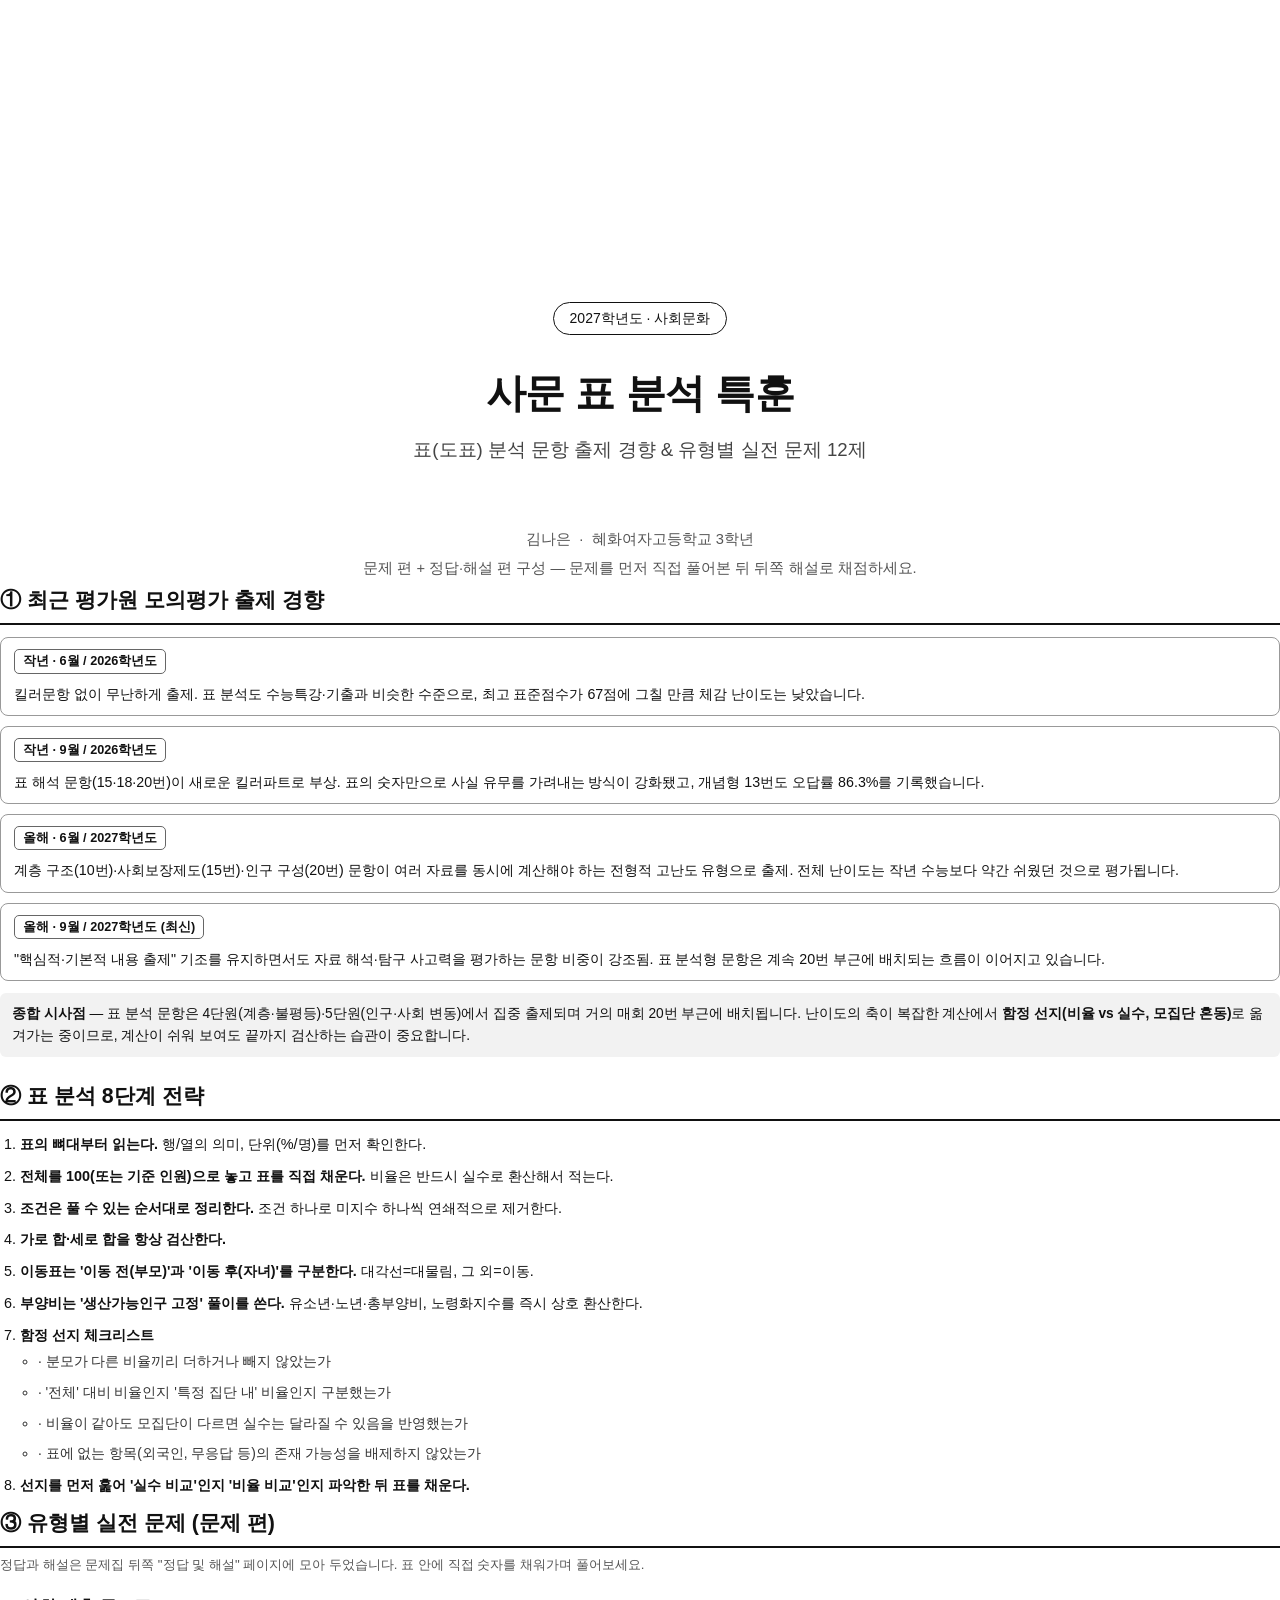
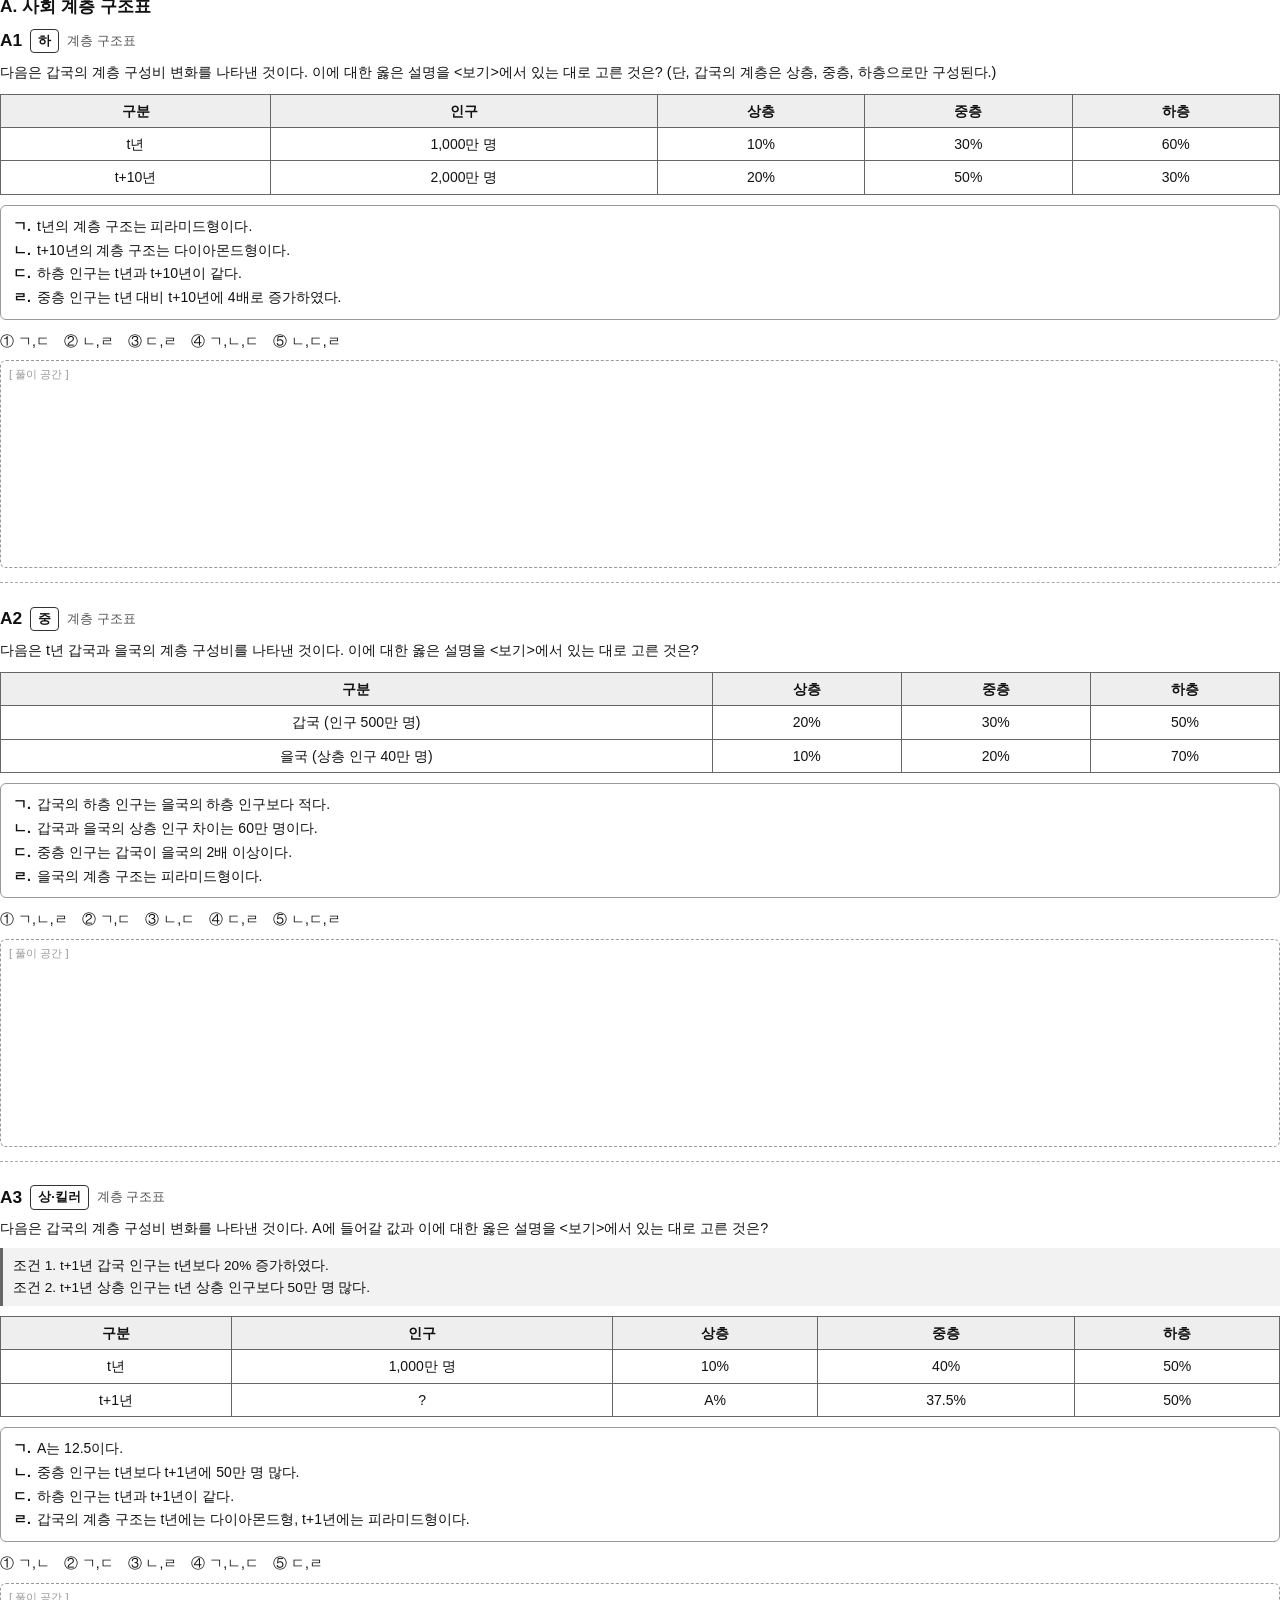
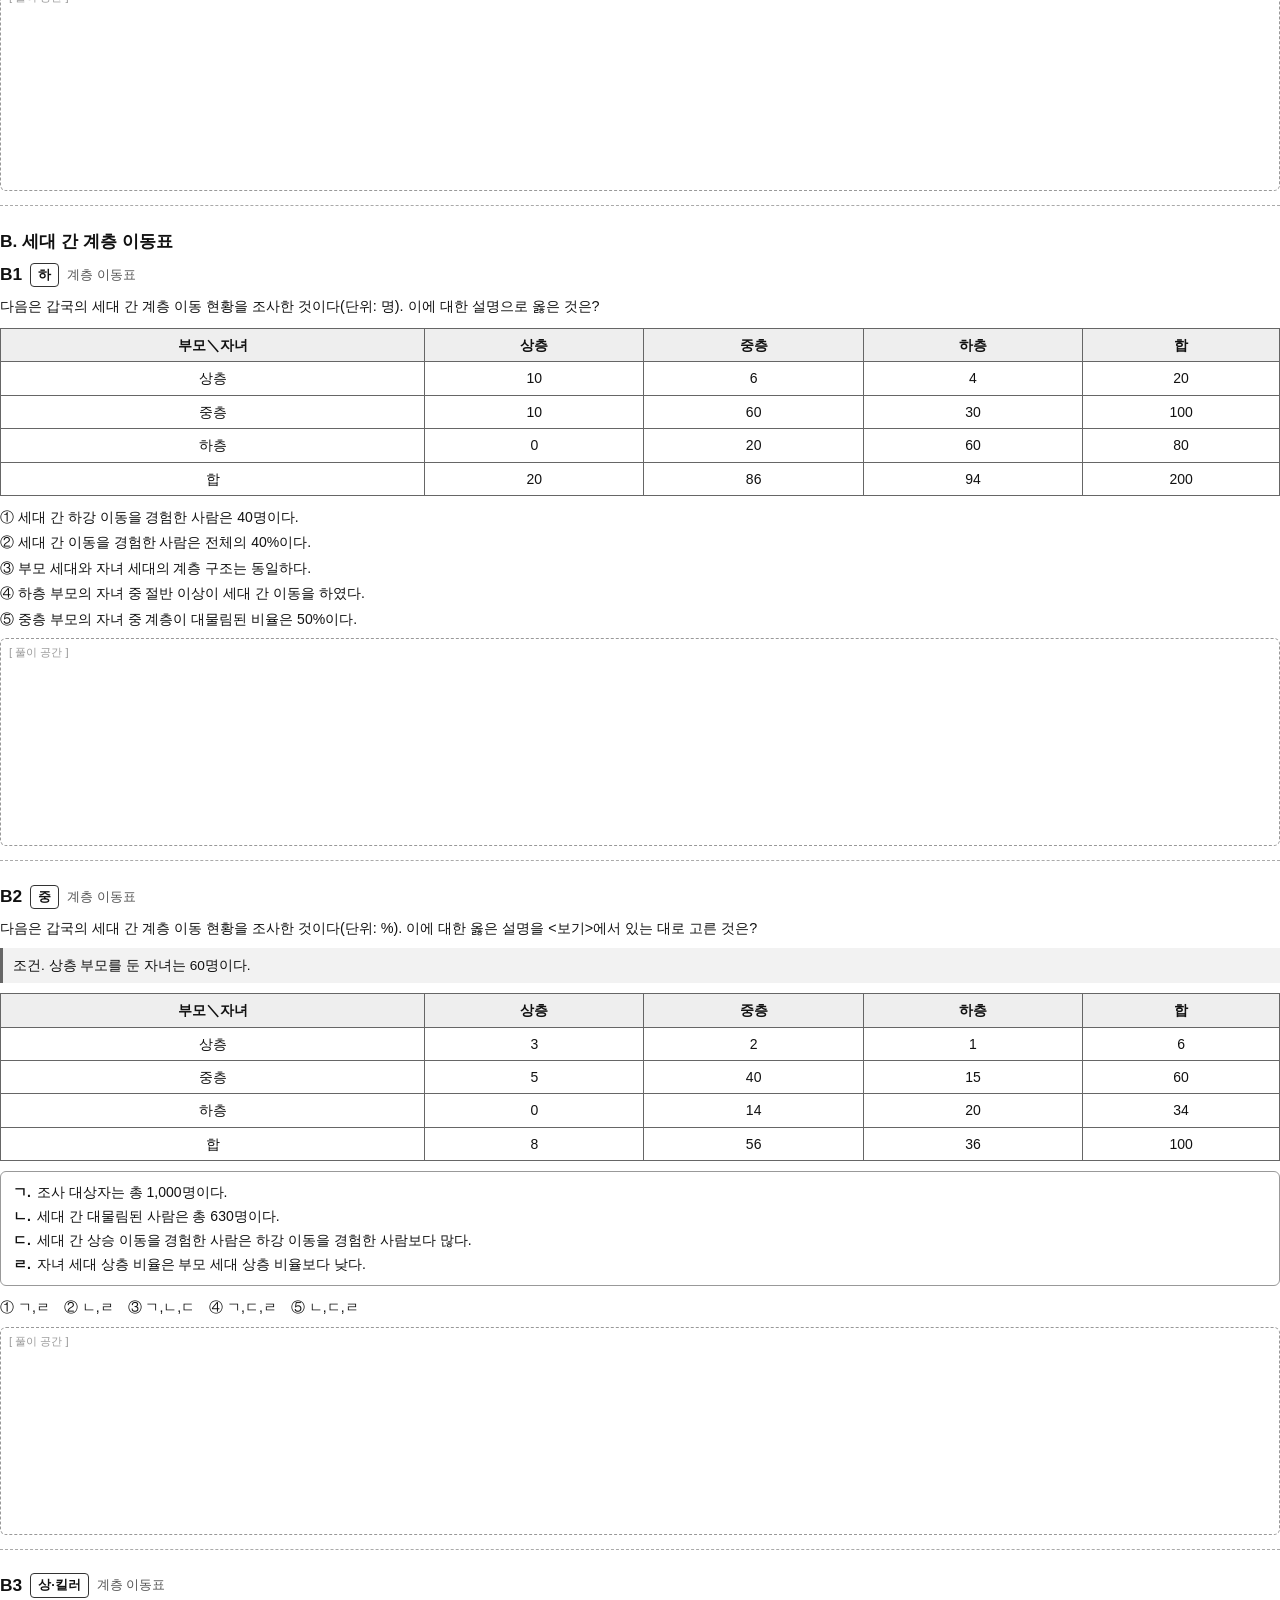
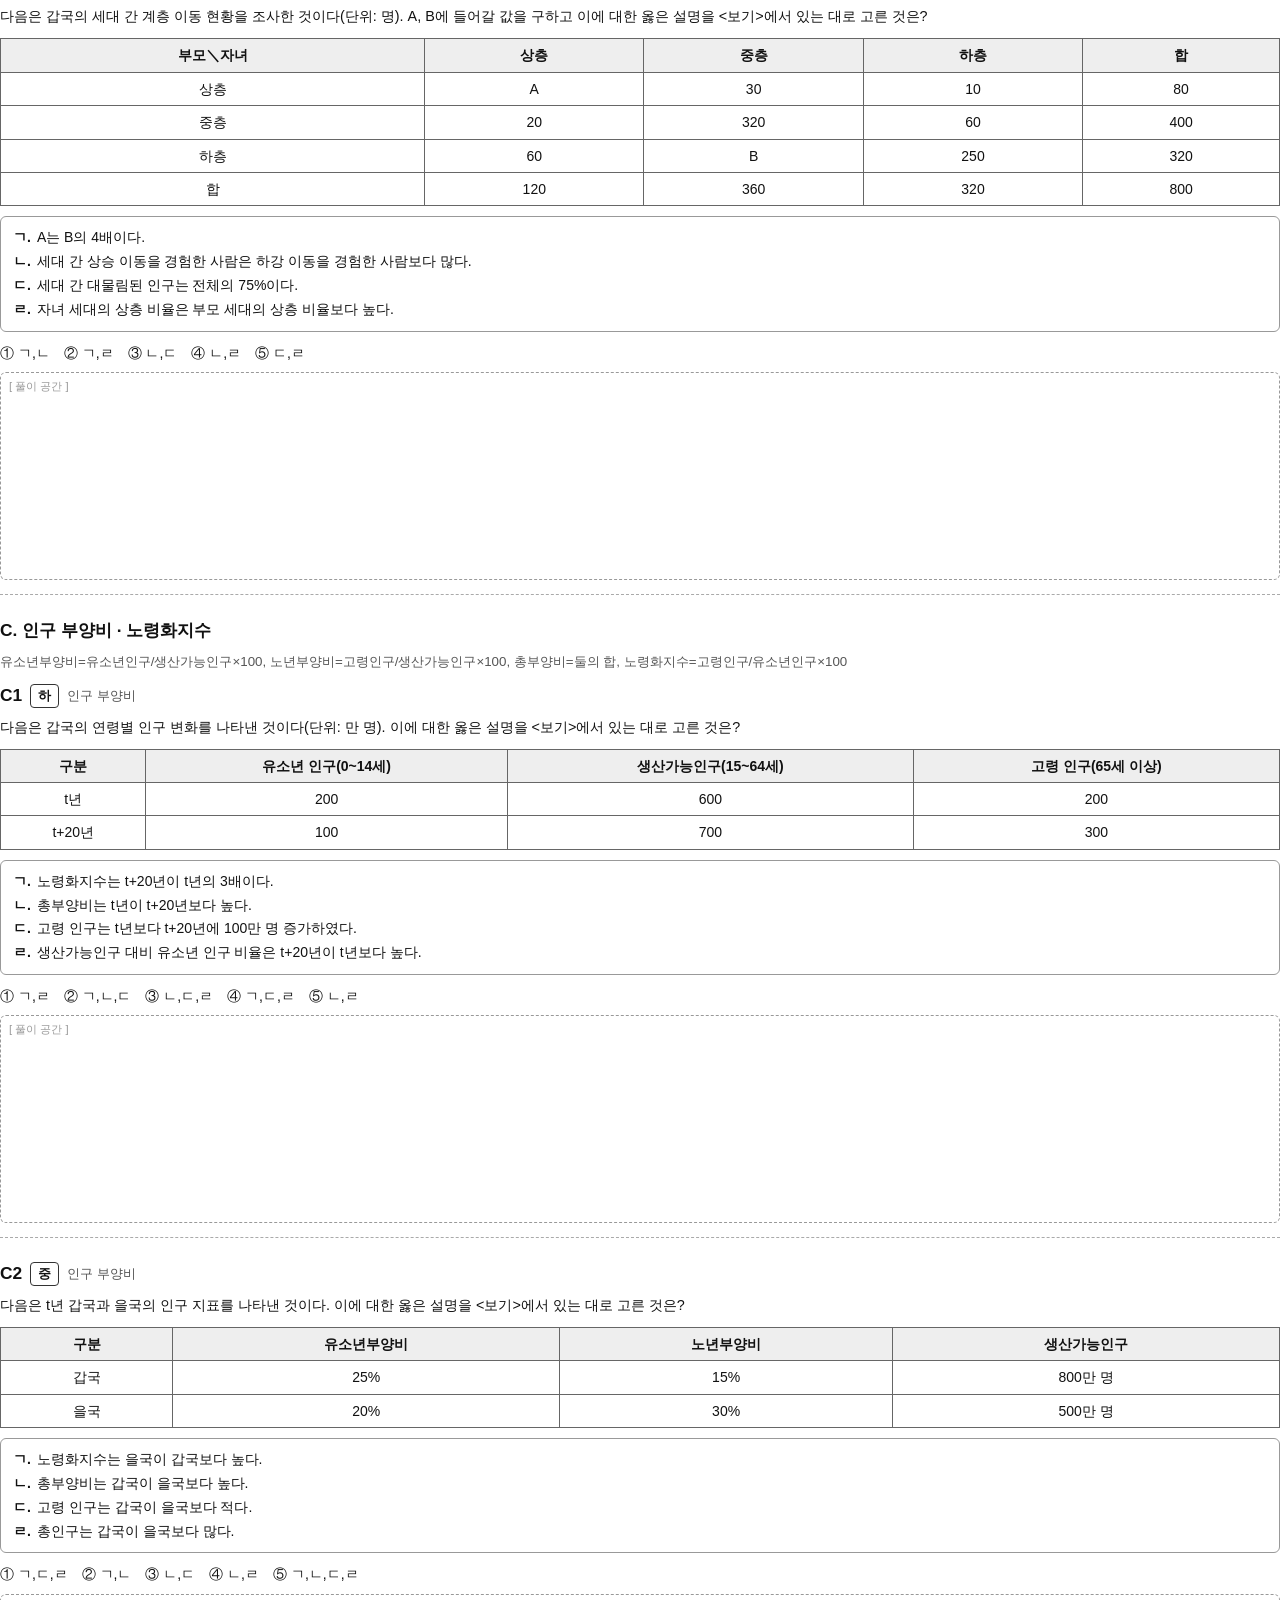
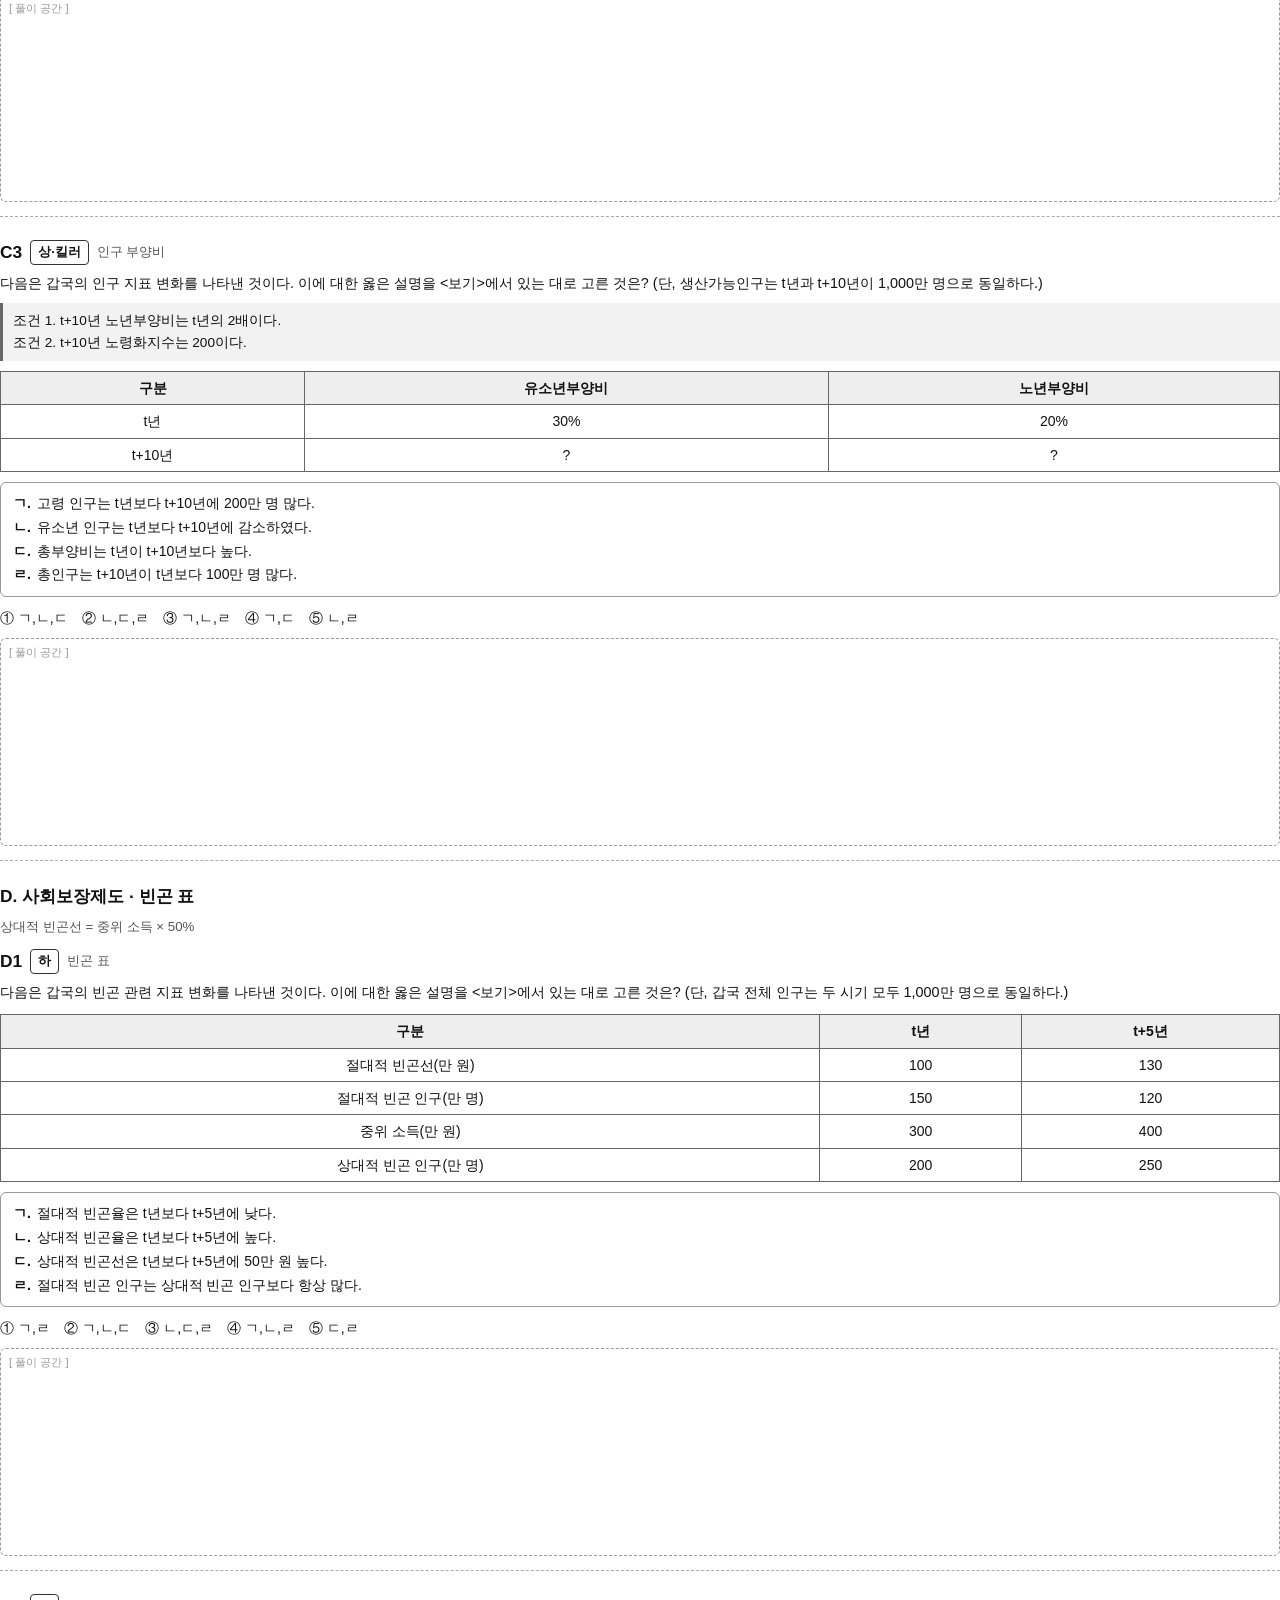
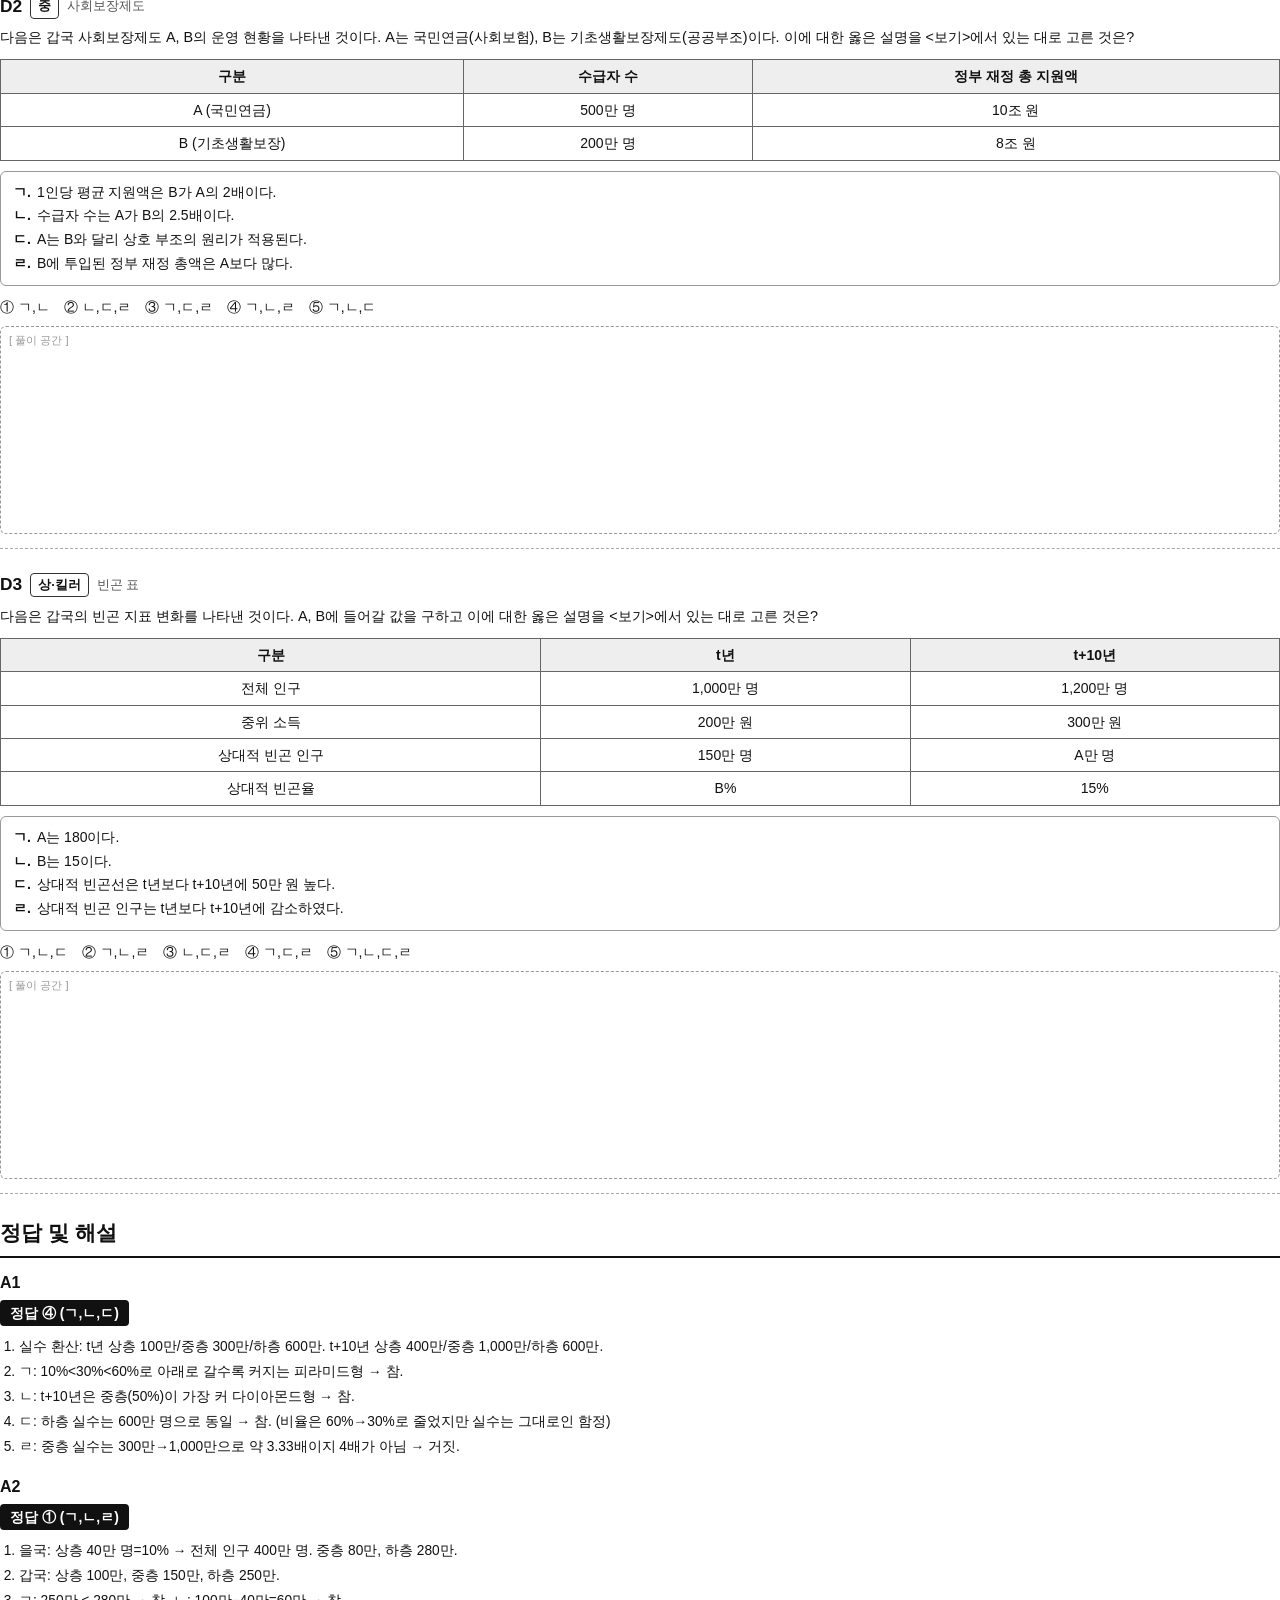
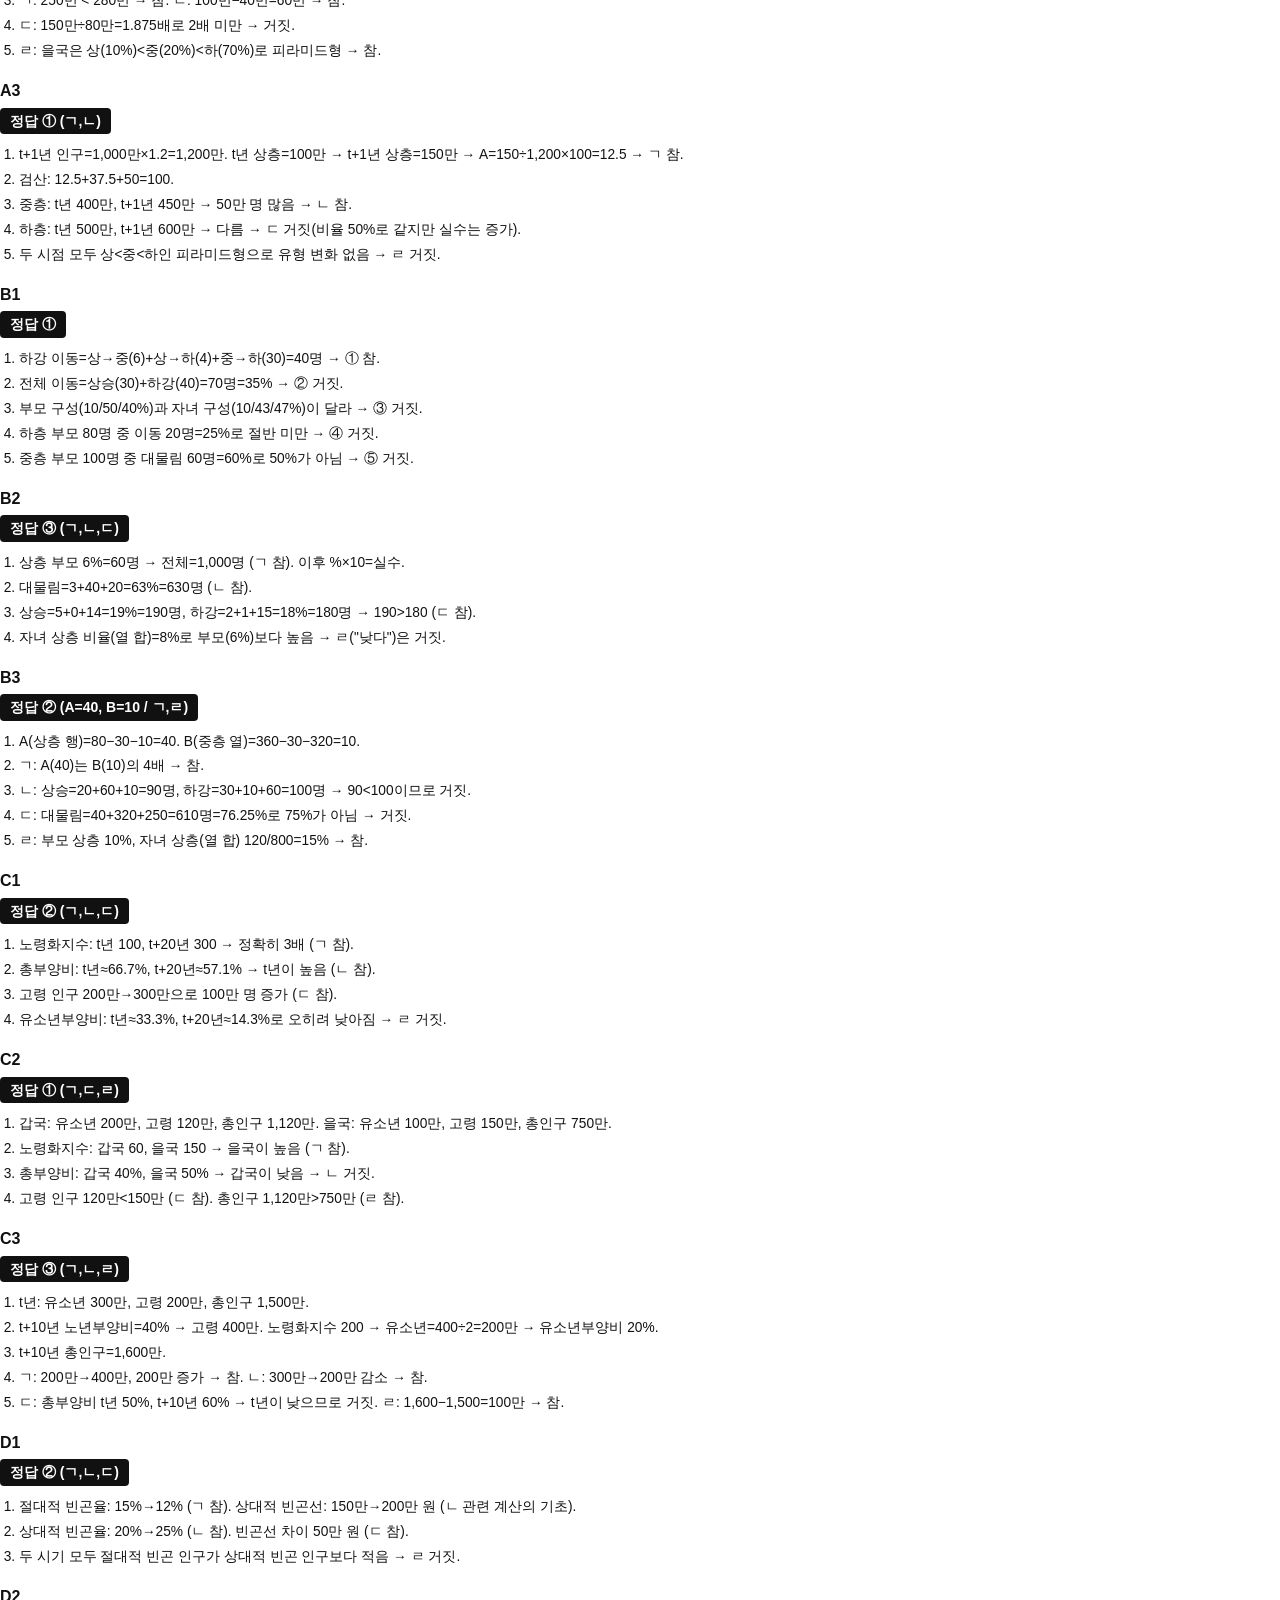
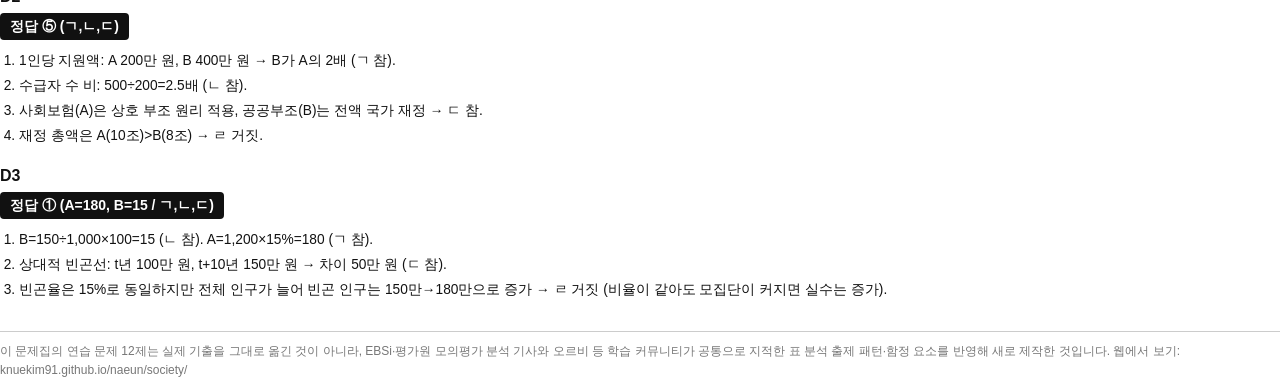
<file: society/practice-book.html>
<!doctype html>
<html lang="ko">
<head>
<meta charset="utf-8">
<title>사문 표 분석 특훈 문제집</title>
<style>
  @page { size: A4; margin: 18mm 16mm 20mm 16mm; }
  *{box-sizing:border-box}
  body{
    font-family:'Malgun Gothic','Apple SD Gothic Neo',sans-serif;
    font-size:11.5pt; line-height:1.6; color:#111; margin:0;
  }
  .cover{ text-align:center; padding-top:80mm; page-break-after:always; }
  .cover h1{ font-size:30pt; margin:0 0 10px; letter-spacing:-.5px }
  .cover h2{ font-size:14pt; font-weight:400; color:#444; margin:0 0 60px }
  .cover .meta{ font-size:11pt; color:#555; line-height:2 }
  .cover .badge{ display:inline-block; border:1.5px solid #111; border-radius:999px; padding:4px 16px; font-size:10.5pt; margin-bottom:26px }

  h2.sec{ font-size:16pt; border-bottom:2.5px solid #111; padding-bottom:6px; margin:0 0 12px }
  .page-break{ page-break-before:always }
  .intro-page{ page-break-after:always }

  .trend{ border:1px solid #999; border-radius:8px; padding:10px 13px; margin-bottom:10px; page-break-inside:avoid }
  .trend .tag{ display:inline-block; font-size:9.5pt; font-weight:700; border:1px solid #666; border-radius:5px; padding:1px 8px; margin-bottom:5px }
  .trend p{ margin:4px 0 0; font-size:10.7pt; line-height:1.55 }

  ol.strat{ margin:0; padding-left:20px; font-size:10.8pt; line-height:1.65 }
  ol.strat li{ margin-bottom:8px }
  ol.strat ul{ margin:4px 0 0; padding-left:18px; font-size:10.3pt; color:#333 }

  table.dt{ width:100%; border-collapse:collapse; margin:10px 0; font-size:10.5pt }
  table.dt th, table.dt td{ border:1px solid #666; padding:5px 8px; text-align:center }
  table.dt th{ background:#eee; font-weight:700 }

  .prob{ page-break-inside:avoid; margin-bottom:22px; padding-bottom:14px; border-bottom:1px dashed #aaa }
  .prob .phead{ display:flex; align-items:center; gap:8px; margin-bottom:6px }
  .prob .no{ font-size:13pt; font-weight:800 }
  .prob .diff{ font-size:9.5pt; border:1px solid #333; border-radius:4px; padding:1px 7px; font-weight:700 }
  .prob .cat{ font-size:9.5pt; color:#555 }
  .prob .stem{ font-size:10.8pt; margin:0 0 8px; line-height:1.6 }
  .prob .cond{ font-size:10.2pt; background:#f2f2f2; border-left:3px solid #666; padding:7px 10px; margin:0 0 8px; line-height:1.6 }
  .bogi{ list-style:none; margin:0 0 10px; padding:9px 12px; border:1px solid #999; border-radius:6px; font-size:10.5pt; line-height:1.7 }
  .bogi li{ display:flex; gap:6px }
  .bogi b{ flex:0 0 auto }
  .opts{ display:flex; flex-wrap:wrap; gap:14px; font-size:10.5pt; margin-bottom:4px }
  .opts.block{ display:block }
  .opts.block div{ margin-bottom:3px }
  .workspace{ border:1px dashed #999; border-radius:6px; height:55mm; margin-top:8px; position:relative }
  .workspace::before{ content:'[ 풀이 공간 ]'; position:absolute; top:4px; left:8px; font-size:8.5pt; color:#999 }

  .sol-item{ page-break-inside:avoid; margin-bottom:16px }
  .sol-item .sh{ font-size:12pt; font-weight:800; margin-bottom:4px }
  .sol-item .answer{ display:inline-block; background:#111; color:#fff; font-weight:700; border-radius:4px; padding:2px 10px; font-size:10.5pt; margin-bottom:6px }
  .sol-item ol{ margin:4px 0 0; padding-left:19px; font-size:10.3pt; line-height:1.6 }
  .sol-item ol li{ margin-bottom:3px }

  .foot-note{ font-size:9pt; color:#777; margin-top:30px; line-height:1.6; border-top:1px solid #ccc; padding-top:10px }
</style>
</head>
<body>

<!-- 표지 -->
<div class="cover">
  <div class="badge">2027학년도 · 사회문화</div>
  <h1>사문 표 분석 특훈</h1>
  <h2>표(도표) 분석 문항 출제 경향 &amp; 유형별 실전 문제 12제</h2>
  <div class="meta">
    김나은 &nbsp;·&nbsp; 혜화여자고등학교 3학년<br>
    문제 편 + 정답·해설 편 구성 — 문제를 먼저 직접 풀어본 뒤 뒤쪽 해설로 채점하세요.
  </div>
</div>

<!-- 출제 경향 + 전략 -->
<div class="intro-page">
  <h2 class="sec">① 최근 평가원 모의평가 출제 경향</h2>
  <div class="trend"><span class="tag">작년 · 6월 / 2026학년도</span>
    <p>킬러문항 없이 무난하게 출제. 표 분석도 수능특강·기출과 비슷한 수준으로, 최고 표준점수가 67점에 그칠 만큼 체감 난이도는 낮았습니다.</p></div>
  <div class="trend"><span class="tag">작년 · 9월 / 2026학년도</span>
    <p>표 해석 문항(15·18·20번)이 새로운 킬러파트로 부상. 표의 숫자만으로 사실 유무를 가려내는 방식이 강화됐고, 개념형 13번도 오답률 86.3%를 기록했습니다.</p></div>
  <div class="trend"><span class="tag">올해 · 6월 / 2027학년도</span>
    <p>계층 구조(10번)·사회보장제도(15번)·인구 구성(20번) 문항이 여러 자료를 동시에 계산해야 하는 전형적 고난도 유형으로 출제. 전체 난이도는 작년 수능보다 약간 쉬웠던 것으로 평가됩니다.</p></div>
  <div class="trend"><span class="tag">올해 · 9월 / 2027학년도 (최신)</span>
    <p>"핵심적·기본적 내용 출제" 기조를 유지하면서도 자료 해석·탐구 사고력을 평가하는 문항 비중이 강조됨. 표 분석형 문항은 계속 20번 부근에 배치되는 흐름이 이어지고 있습니다.</p></div>

  <p style="font-size:10.3pt;background:#f2f2f2;border-radius:6px;padding:10px 12px;margin:12px 0 0">
    <b>종합 시사점</b> — 표 분석 문항은 4단원(계층·불평등)·5단원(인구·사회 변동)에서 집중 출제되며 거의 매회 20번 부근에 배치됩니다. 난이도의 축이 복잡한 계산에서 <b>함정 선지(비율 vs 실수, 모집단 혼동)</b>로 옮겨가는 중이므로, 계산이 쉬워 보여도 끝까지 검산하는 습관이 중요합니다.
  </p>

  <h2 class="sec" style="margin-top:22px">② 표 분석 8단계 전략</h2>
  <ol class="strat">
    <li><b>표의 뼈대부터 읽는다.</b> 행/열의 의미, 단위(%/명)를 먼저 확인한다.</li>
    <li><b>전체를 100(또는 기준 인원)으로 놓고 표를 직접 채운다.</b> 비율은 반드시 실수로 환산해서 적는다.</li>
    <li><b>조건은 풀 수 있는 순서대로 정리한다.</b> 조건 하나로 미지수 하나씩 연쇄적으로 제거한다.</li>
    <li><b>가로 합·세로 합을 항상 검산한다.</b></li>
    <li><b>이동표는 '이동 전(부모)'과 '이동 후(자녀)'를 구분한다.</b> 대각선=대물림, 그 외=이동.</li>
    <li><b>부양비는 '생산가능인구 고정' 풀이를 쓴다.</b> 유소년·노년·총부양비, 노령화지수를 즉시 상호 환산한다.</li>
    <li><b>함정 선지 체크리스트</b>
      <ul>
        <li>· 분모가 다른 비율끼리 더하거나 빼지 않았는가</li>
        <li>· '전체' 대비 비율인지 '특정 집단 내' 비율인지 구분했는가</li>
        <li>· 비율이 같아도 모집단이 다르면 실수는 달라질 수 있음을 반영했는가</li>
        <li>· 표에 없는 항목(외국인, 무응답 등)의 존재 가능성을 배제하지 않았는가</li>
      </ul>
    </li>
    <li><b>선지를 먼저 훑어 '실수 비교'인지 '비율 비교'인지 파악한 뒤 표를 채운다.</b></li>
  </ol>
</div>

<!-- ============ 문제 편 ============ -->
<h2 class="sec">③ 유형별 실전 문제 (문제 편)</h2>
<p style="font-size:10pt;color:#555;margin:-6px 0 16px">정답과 해설은 문제집 뒤쪽 "정답 및 해설" 페이지에 모아 두었습니다. 표 안에 직접 숫자를 채워가며 풀어보세요.</p>

<h3 style="font-size:13pt;margin:18px 0 6px">A. 사회 계층 구조표</h3>

<div class="prob">
  <div class="phead"><span class="no">A1</span><span class="diff">하</span><span class="cat">계층 구조표</span></div>
  <p class="stem">다음은 갑국의 계층 구성비 변화를 나타낸 것이다. 이에 대한 옳은 설명을 &lt;보기&gt;에서 있는 대로 고른 것은? (단, 갑국의 계층은 상층, 중층, 하층으로만 구성된다.)</p>
  <table class="dt"><tr><th>구분</th><th>인구</th><th>상층</th><th>중층</th><th>하층</th></tr>
    <tr><td>t년</td><td>1,000만 명</td><td>10%</td><td>30%</td><td>60%</td></tr>
    <tr><td>t+10년</td><td>2,000만 명</td><td>20%</td><td>50%</td><td>30%</td></tr></table>
  <ul class="bogi">
    <li><b>ㄱ.</b> t년의 계층 구조는 피라미드형이다.</li>
    <li><b>ㄴ.</b> t+10년의 계층 구조는 다이아몬드형이다.</li>
    <li><b>ㄷ.</b> 하층 인구는 t년과 t+10년이 같다.</li>
    <li><b>ㄹ.</b> 중층 인구는 t년 대비 t+10년에 4배로 증가하였다.</li>
  </ul>
  <div class="opts"><span>① ㄱ,ㄷ</span><span>② ㄴ,ㄹ</span><span>③ ㄷ,ㄹ</span><span>④ ㄱ,ㄴ,ㄷ</span><span>⑤ ㄴ,ㄷ,ㄹ</span></div>
  <div class="workspace"></div>
</div>

<div class="prob">
  <div class="phead"><span class="no">A2</span><span class="diff">중</span><span class="cat">계층 구조표</span></div>
  <p class="stem">다음은 t년 갑국과 을국의 계층 구성비를 나타낸 것이다. 이에 대한 옳은 설명을 &lt;보기&gt;에서 있는 대로 고른 것은?</p>
  <table class="dt"><tr><th>구분</th><th>상층</th><th>중층</th><th>하층</th></tr>
    <tr><td>갑국 (인구 500만 명)</td><td>20%</td><td>30%</td><td>50%</td></tr>
    <tr><td>을국 (상층 인구 40만 명)</td><td>10%</td><td>20%</td><td>70%</td></tr></table>
  <ul class="bogi">
    <li><b>ㄱ.</b> 갑국의 하층 인구는 을국의 하층 인구보다 적다.</li>
    <li><b>ㄴ.</b> 갑국과 을국의 상층 인구 차이는 60만 명이다.</li>
    <li><b>ㄷ.</b> 중층 인구는 갑국이 을국의 2배 이상이다.</li>
    <li><b>ㄹ.</b> 을국의 계층 구조는 피라미드형이다.</li>
  </ul>
  <div class="opts"><span>① ㄱ,ㄴ,ㄹ</span><span>② ㄱ,ㄷ</span><span>③ ㄴ,ㄷ</span><span>④ ㄷ,ㄹ</span><span>⑤ ㄴ,ㄷ,ㄹ</span></div>
  <div class="workspace"></div>
</div>

<div class="page-break"></div>

<div class="prob">
  <div class="phead"><span class="no">A3</span><span class="diff">상·킬러</span><span class="cat">계층 구조표</span></div>
  <p class="stem">다음은 갑국의 계층 구성비 변화를 나타낸 것이다. A에 들어갈 값과 이에 대한 옳은 설명을 &lt;보기&gt;에서 있는 대로 고른 것은?</p>
  <p class="cond">조건 1. t+1년 갑국 인구는 t년보다 20% 증가하였다.<br>조건 2. t+1년 상층 인구는 t년 상층 인구보다 50만 명 많다.</p>
  <table class="dt"><tr><th>구분</th><th>인구</th><th>상층</th><th>중층</th><th>하층</th></tr>
    <tr><td>t년</td><td>1,000만 명</td><td>10%</td><td>40%</td><td>50%</td></tr>
    <tr><td>t+1년</td><td>?</td><td>A%</td><td>37.5%</td><td>50%</td></tr></table>
  <ul class="bogi">
    <li><b>ㄱ.</b> A는 12.5이다.</li>
    <li><b>ㄴ.</b> 중층 인구는 t년보다 t+1년에 50만 명 많다.</li>
    <li><b>ㄷ.</b> 하층 인구는 t년과 t+1년이 같다.</li>
    <li><b>ㄹ.</b> 갑국의 계층 구조는 t년에는 다이아몬드형, t+1년에는 피라미드형이다.</li>
  </ul>
  <div class="opts"><span>① ㄱ,ㄴ</span><span>② ㄱ,ㄷ</span><span>③ ㄴ,ㄹ</span><span>④ ㄱ,ㄴ,ㄷ</span><span>⑤ ㄷ,ㄹ</span></div>
  <div class="workspace"></div>
</div>

<h3 style="font-size:13pt;margin:18px 0 6px">B. 세대 간 계층 이동표</h3>

<div class="prob">
  <div class="phead"><span class="no">B1</span><span class="diff">하</span><span class="cat">계층 이동표</span></div>
  <p class="stem">다음은 갑국의 세대 간 계층 이동 현황을 조사한 것이다(단위: 명). 이에 대한 설명으로 옳은 것은?</p>
  <table class="dt"><tr><th>부모＼자녀</th><th>상층</th><th>중층</th><th>하층</th><th>합</th></tr>
    <tr><td>상층</td><td>10</td><td>6</td><td>4</td><td>20</td></tr>
    <tr><td>중층</td><td>10</td><td>60</td><td>30</td><td>100</td></tr>
    <tr><td>하층</td><td>0</td><td>20</td><td>60</td><td>80</td></tr>
    <tr><td>합</td><td>20</td><td>86</td><td>94</td><td>200</td></tr></table>
  <div class="opts block">
    <div>① 세대 간 하강 이동을 경험한 사람은 40명이다.</div>
    <div>② 세대 간 이동을 경험한 사람은 전체의 40%이다.</div>
    <div>③ 부모 세대와 자녀 세대의 계층 구조는 동일하다.</div>
    <div>④ 하층 부모의 자녀 중 절반 이상이 세대 간 이동을 하였다.</div>
    <div>⑤ 중층 부모의 자녀 중 계층이 대물림된 비율은 50%이다.</div>
  </div>
  <div class="workspace"></div>
</div>

<div class="page-break"></div>

<div class="prob">
  <div class="phead"><span class="no">B2</span><span class="diff">중</span><span class="cat">계층 이동표</span></div>
  <p class="stem">다음은 갑국의 세대 간 계층 이동 현황을 조사한 것이다(단위: %). 이에 대한 옳은 설명을 &lt;보기&gt;에서 있는 대로 고른 것은?</p>
  <p class="cond">조건. 상층 부모를 둔 자녀는 60명이다.</p>
  <table class="dt"><tr><th>부모＼자녀</th><th>상층</th><th>중층</th><th>하층</th><th>합</th></tr>
    <tr><td>상층</td><td>3</td><td>2</td><td>1</td><td>6</td></tr>
    <tr><td>중층</td><td>5</td><td>40</td><td>15</td><td>60</td></tr>
    <tr><td>하층</td><td>0</td><td>14</td><td>20</td><td>34</td></tr>
    <tr><td>합</td><td>8</td><td>56</td><td>36</td><td>100</td></tr></table>
  <ul class="bogi">
    <li><b>ㄱ.</b> 조사 대상자는 총 1,000명이다.</li>
    <li><b>ㄴ.</b> 세대 간 대물림된 사람은 총 630명이다.</li>
    <li><b>ㄷ.</b> 세대 간 상승 이동을 경험한 사람은 하강 이동을 경험한 사람보다 많다.</li>
    <li><b>ㄹ.</b> 자녀 세대 상층 비율은 부모 세대 상층 비율보다 낮다.</li>
  </ul>
  <div class="opts"><span>① ㄱ,ㄹ</span><span>② ㄴ,ㄹ</span><span>③ ㄱ,ㄴ,ㄷ</span><span>④ ㄱ,ㄷ,ㄹ</span><span>⑤ ㄴ,ㄷ,ㄹ</span></div>
  <div class="workspace"></div>
</div>

<div class="prob">
  <div class="phead"><span class="no">B3</span><span class="diff">상·킬러</span><span class="cat">계층 이동표</span></div>
  <p class="stem">다음은 갑국의 세대 간 계층 이동 현황을 조사한 것이다(단위: 명). A, B에 들어갈 값을 구하고 이에 대한 옳은 설명을 &lt;보기&gt;에서 있는 대로 고른 것은?</p>
  <table class="dt"><tr><th>부모＼자녀</th><th>상층</th><th>중층</th><th>하층</th><th>합</th></tr>
    <tr><td>상층</td><td>A</td><td>30</td><td>10</td><td>80</td></tr>
    <tr><td>중층</td><td>20</td><td>320</td><td>60</td><td>400</td></tr>
    <tr><td>하층</td><td>60</td><td>B</td><td>250</td><td>320</td></tr>
    <tr><td>합</td><td>120</td><td>360</td><td>320</td><td>800</td></tr></table>
  <ul class="bogi">
    <li><b>ㄱ.</b> A는 B의 4배이다.</li>
    <li><b>ㄴ.</b> 세대 간 상승 이동을 경험한 사람은 하강 이동을 경험한 사람보다 많다.</li>
    <li><b>ㄷ.</b> 세대 간 대물림된 인구는 전체의 75%이다.</li>
    <li><b>ㄹ.</b> 자녀 세대의 상층 비율은 부모 세대의 상층 비율보다 높다.</li>
  </ul>
  <div class="opts"><span>① ㄱ,ㄴ</span><span>② ㄱ,ㄹ</span><span>③ ㄴ,ㄷ</span><span>④ ㄴ,ㄹ</span><span>⑤ ㄷ,ㄹ</span></div>
  <div class="workspace"></div>
</div>

<div class="page-break"></div>

<h3 style="font-size:13pt;margin:0 0 6px">C. 인구 부양비 · 노령화지수</h3>
<p style="font-size:10pt;color:#555;margin:0 0 10px">유소년부양비=유소년인구/생산가능인구×100, 노년부양비=고령인구/생산가능인구×100, 총부양비=둘의 합, 노령화지수=고령인구/유소년인구×100</p>

<div class="prob">
  <div class="phead"><span class="no">C1</span><span class="diff">하</span><span class="cat">인구 부양비</span></div>
  <p class="stem">다음은 갑국의 연령별 인구 변화를 나타낸 것이다(단위: 만 명). 이에 대한 옳은 설명을 &lt;보기&gt;에서 있는 대로 고른 것은?</p>
  <table class="dt"><tr><th>구분</th><th>유소년 인구(0~14세)</th><th>생산가능인구(15~64세)</th><th>고령 인구(65세 이상)</th></tr>
    <tr><td>t년</td><td>200</td><td>600</td><td>200</td></tr>
    <tr><td>t+20년</td><td>100</td><td>700</td><td>300</td></tr></table>
  <ul class="bogi">
    <li><b>ㄱ.</b> 노령화지수는 t+20년이 t년의 3배이다.</li>
    <li><b>ㄴ.</b> 총부양비는 t년이 t+20년보다 높다.</li>
    <li><b>ㄷ.</b> 고령 인구는 t년보다 t+20년에 100만 명 증가하였다.</li>
    <li><b>ㄹ.</b> 생산가능인구 대비 유소년 인구 비율은 t+20년이 t년보다 높다.</li>
  </ul>
  <div class="opts"><span>① ㄱ,ㄹ</span><span>② ㄱ,ㄴ,ㄷ</span><span>③ ㄴ,ㄷ,ㄹ</span><span>④ ㄱ,ㄷ,ㄹ</span><span>⑤ ㄴ,ㄹ</span></div>
  <div class="workspace"></div>
</div>

<div class="prob">
  <div class="phead"><span class="no">C2</span><span class="diff">중</span><span class="cat">인구 부양비</span></div>
  <p class="stem">다음은 t년 갑국과 을국의 인구 지표를 나타낸 것이다. 이에 대한 옳은 설명을 &lt;보기&gt;에서 있는 대로 고른 것은?</p>
  <table class="dt"><tr><th>구분</th><th>유소년부양비</th><th>노년부양비</th><th>생산가능인구</th></tr>
    <tr><td>갑국</td><td>25%</td><td>15%</td><td>800만 명</td></tr>
    <tr><td>을국</td><td>20%</td><td>30%</td><td>500만 명</td></tr></table>
  <ul class="bogi">
    <li><b>ㄱ.</b> 노령화지수는 을국이 갑국보다 높다.</li>
    <li><b>ㄴ.</b> 총부양비는 갑국이 을국보다 높다.</li>
    <li><b>ㄷ.</b> 고령 인구는 갑국이 을국보다 적다.</li>
    <li><b>ㄹ.</b> 총인구는 갑국이 을국보다 많다.</li>
  </ul>
  <div class="opts"><span>① ㄱ,ㄷ,ㄹ</span><span>② ㄱ,ㄴ</span><span>③ ㄴ,ㄷ</span><span>④ ㄴ,ㄹ</span><span>⑤ ㄱ,ㄴ,ㄷ,ㄹ</span></div>
  <div class="workspace"></div>
</div>

<div class="page-break"></div>

<div class="prob">
  <div class="phead"><span class="no">C3</span><span class="diff">상·킬러</span><span class="cat">인구 부양비</span></div>
  <p class="stem">다음은 갑국의 인구 지표 변화를 나타낸 것이다. 이에 대한 옳은 설명을 &lt;보기&gt;에서 있는 대로 고른 것은? (단, 생산가능인구는 t년과 t+10년이 1,000만 명으로 동일하다.)</p>
  <p class="cond">조건 1. t+10년 노년부양비는 t년의 2배이다.<br>조건 2. t+10년 노령화지수는 200이다.</p>
  <table class="dt"><tr><th>구분</th><th>유소년부양비</th><th>노년부양비</th></tr>
    <tr><td>t년</td><td>30%</td><td>20%</td></tr>
    <tr><td>t+10년</td><td>?</td><td>?</td></tr></table>
  <ul class="bogi">
    <li><b>ㄱ.</b> 고령 인구는 t년보다 t+10년에 200만 명 많다.</li>
    <li><b>ㄴ.</b> 유소년 인구는 t년보다 t+10년에 감소하였다.</li>
    <li><b>ㄷ.</b> 총부양비는 t년이 t+10년보다 높다.</li>
    <li><b>ㄹ.</b> 총인구는 t+10년이 t년보다 100만 명 많다.</li>
  </ul>
  <div class="opts"><span>① ㄱ,ㄴ,ㄷ</span><span>② ㄴ,ㄷ,ㄹ</span><span>③ ㄱ,ㄴ,ㄹ</span><span>④ ㄱ,ㄷ</span><span>⑤ ㄴ,ㄹ</span></div>
  <div class="workspace"></div>
</div>

<div class="page-break"></div>
<h3 style="font-size:13pt;margin:18px 0 6px">D. 사회보장제도 · 빈곤 표</h3>
<p style="font-size:10pt;color:#555;margin:0 0 10px">상대적 빈곤선 = 중위 소득 × 50%</p>

<div class="prob">
  <div class="phead"><span class="no">D1</span><span class="diff">하</span><span class="cat">빈곤 표</span></div>
  <p class="stem">다음은 갑국의 빈곤 관련 지표 변화를 나타낸 것이다. 이에 대한 옳은 설명을 &lt;보기&gt;에서 있는 대로 고른 것은? (단, 갑국 전체 인구는 두 시기 모두 1,000만 명으로 동일하다.)</p>
  <table class="dt"><tr><th>구분</th><th>t년</th><th>t+5년</th></tr>
    <tr><td>절대적 빈곤선(만 원)</td><td>100</td><td>130</td></tr>
    <tr><td>절대적 빈곤 인구(만 명)</td><td>150</td><td>120</td></tr>
    <tr><td>중위 소득(만 원)</td><td>300</td><td>400</td></tr>
    <tr><td>상대적 빈곤 인구(만 명)</td><td>200</td><td>250</td></tr></table>
  <ul class="bogi">
    <li><b>ㄱ.</b> 절대적 빈곤율은 t년보다 t+5년에 낮다.</li>
    <li><b>ㄴ.</b> 상대적 빈곤율은 t년보다 t+5년에 높다.</li>
    <li><b>ㄷ.</b> 상대적 빈곤선은 t년보다 t+5년에 50만 원 높다.</li>
    <li><b>ㄹ.</b> 절대적 빈곤 인구는 상대적 빈곤 인구보다 항상 많다.</li>
  </ul>
  <div class="opts"><span>① ㄱ,ㄹ</span><span>② ㄱ,ㄴ,ㄷ</span><span>③ ㄴ,ㄷ,ㄹ</span><span>④ ㄱ,ㄴ,ㄹ</span><span>⑤ ㄷ,ㄹ</span></div>
  <div class="workspace"></div>
</div>

<div class="page-break"></div>

<div class="prob">
  <div class="phead"><span class="no">D2</span><span class="diff">중</span><span class="cat">사회보장제도</span></div>
  <p class="stem">다음은 갑국 사회보장제도 A, B의 운영 현황을 나타낸 것이다. A는 국민연금(사회보험), B는 기초생활보장제도(공공부조)이다. 이에 대한 옳은 설명을 &lt;보기&gt;에서 있는 대로 고른 것은?</p>
  <table class="dt"><tr><th>구분</th><th>수급자 수</th><th>정부 재정 총 지원액</th></tr>
    <tr><td>A (국민연금)</td><td>500만 명</td><td>10조 원</td></tr>
    <tr><td>B (기초생활보장)</td><td>200만 명</td><td>8조 원</td></tr></table>
  <ul class="bogi">
    <li><b>ㄱ.</b> 1인당 평균 지원액은 B가 A의 2배이다.</li>
    <li><b>ㄴ.</b> 수급자 수는 A가 B의 2.5배이다.</li>
    <li><b>ㄷ.</b> A는 B와 달리 상호 부조의 원리가 적용된다.</li>
    <li><b>ㄹ.</b> B에 투입된 정부 재정 총액은 A보다 많다.</li>
  </ul>
  <div class="opts"><span>① ㄱ,ㄴ</span><span>② ㄴ,ㄷ,ㄹ</span><span>③ ㄱ,ㄷ,ㄹ</span><span>④ ㄱ,ㄴ,ㄹ</span><span>⑤ ㄱ,ㄴ,ㄷ</span></div>
  <div class="workspace"></div>
</div>

<div class="prob">
  <div class="phead"><span class="no">D3</span><span class="diff">상·킬러</span><span class="cat">빈곤 표</span></div>
  <p class="stem">다음은 갑국의 빈곤 지표 변화를 나타낸 것이다. A, B에 들어갈 값을 구하고 이에 대한 옳은 설명을 &lt;보기&gt;에서 있는 대로 고른 것은?</p>
  <table class="dt"><tr><th>구분</th><th>t년</th><th>t+10년</th></tr>
    <tr><td>전체 인구</td><td>1,000만 명</td><td>1,200만 명</td></tr>
    <tr><td>중위 소득</td><td>200만 원</td><td>300만 원</td></tr>
    <tr><td>상대적 빈곤 인구</td><td>150만 명</td><td>A만 명</td></tr>
    <tr><td>상대적 빈곤율</td><td>B%</td><td>15%</td></tr></table>
  <ul class="bogi">
    <li><b>ㄱ.</b> A는 180이다.</li>
    <li><b>ㄴ.</b> B는 15이다.</li>
    <li><b>ㄷ.</b> 상대적 빈곤선은 t년보다 t+10년에 50만 원 높다.</li>
    <li><b>ㄹ.</b> 상대적 빈곤 인구는 t년보다 t+10년에 감소하였다.</li>
  </ul>
  <div class="opts"><span>① ㄱ,ㄴ,ㄷ</span><span>② ㄱ,ㄴ,ㄹ</span><span>③ ㄴ,ㄷ,ㄹ</span><span>④ ㄱ,ㄷ,ㄹ</span><span>⑤ ㄱ,ㄴ,ㄷ,ㄹ</span></div>
  <div class="workspace"></div>
</div>

<!-- ============ 정답 및 해설 편 ============ -->
<div class="page-break"></div>
<h2 class="sec">정답 및 해설</h2>

<div class="sol-item">
  <div class="sh">A1</div><span class="answer">정답 ④ (ㄱ,ㄴ,ㄷ)</span>
  <ol>
    <li>실수 환산: t년 상층 100만/중층 300만/하층 600만. t+10년 상층 400만/중층 1,000만/하층 600만.</li>
    <li>ㄱ: 10%&lt;30%&lt;60%로 아래로 갈수록 커지는 피라미드형 → 참.</li>
    <li>ㄴ: t+10년은 중층(50%)이 가장 커 다이아몬드형 → 참.</li>
    <li>ㄷ: 하층 실수는 600만 명으로 동일 → 참. (비율은 60%→30%로 줄었지만 실수는 그대로인 함정)</li>
    <li>ㄹ: 중층 실수는 300만→1,000만으로 약 3.33배이지 4배가 아님 → 거짓.</li>
  </ol>
</div>

<div class="sol-item">
  <div class="sh">A2</div><span class="answer">정답 ① (ㄱ,ㄴ,ㄹ)</span>
  <ol>
    <li>을국: 상층 40만 명=10% → 전체 인구 400만 명. 중층 80만, 하층 280만.</li>
    <li>갑국: 상층 100만, 중층 150만, 하층 250만.</li>
    <li>ㄱ: 250만 &lt; 280만 → 참. ㄴ: 100만−40만=60만 → 참.</li>
    <li>ㄷ: 150만÷80만=1.875배로 2배 미만 → 거짓.</li>
    <li>ㄹ: 을국은 상(10%)&lt;중(20%)&lt;하(70%)로 피라미드형 → 참.</li>
  </ol>
</div>

<div class="sol-item">
  <div class="sh">A3</div><span class="answer">정답 ① (ㄱ,ㄴ)</span>
  <ol>
    <li>t+1년 인구=1,000만×1.2=1,200만. t년 상층=100만 → t+1년 상층=150만 → A=150÷1,200×100=12.5 → ㄱ 참.</li>
    <li>검산: 12.5+37.5+50=100.</li>
    <li>중층: t년 400만, t+1년 450만 → 50만 명 많음 → ㄴ 참.</li>
    <li>하층: t년 500만, t+1년 600만 → 다름 → ㄷ 거짓(비율 50%로 같지만 실수는 증가).</li>
    <li>두 시점 모두 상&lt;중&lt;하인 피라미드형으로 유형 변화 없음 → ㄹ 거짓.</li>
  </ol>
</div>

<div class="sol-item">
  <div class="sh">B1</div><span class="answer">정답 ①</span>
  <ol>
    <li>하강 이동=상→중(6)+상→하(4)+중→하(30)=40명 → ① 참.</li>
    <li>전체 이동=상승(30)+하강(40)=70명=35% → ② 거짓.</li>
    <li>부모 구성(10/50/40%)과 자녀 구성(10/43/47%)이 달라 → ③ 거짓.</li>
    <li>하층 부모 80명 중 이동 20명=25%로 절반 미만 → ④ 거짓.</li>
    <li>중층 부모 100명 중 대물림 60명=60%로 50%가 아님 → ⑤ 거짓.</li>
  </ol>
</div>

<div class="sol-item">
  <div class="sh">B2</div><span class="answer">정답 ③ (ㄱ,ㄴ,ㄷ)</span>
  <ol>
    <li>상층 부모 6%=60명 → 전체=1,000명 (ㄱ 참). 이후 %×10=실수.</li>
    <li>대물림=3+40+20=63%=630명 (ㄴ 참).</li>
    <li>상승=5+0+14=19%=190명, 하강=2+1+15=18%=180명 → 190&gt;180 (ㄷ 참).</li>
    <li>자녀 상층 비율(열 합)=8%로 부모(6%)보다 높음 → ㄹ("낮다")은 거짓.</li>
  </ol>
</div>

<div class="sol-item">
  <div class="sh">B3</div><span class="answer">정답 ② (A=40, B=10 / ㄱ,ㄹ)</span>
  <ol>
    <li>A(상층 행)=80−30−10=40. B(중층 열)=360−30−320=10.</li>
    <li>ㄱ: A(40)는 B(10)의 4배 → 참.</li>
    <li>ㄴ: 상승=20+60+10=90명, 하강=30+10+60=100명 → 90&lt;100이므로 거짓.</li>
    <li>ㄷ: 대물림=40+320+250=610명=76.25%로 75%가 아님 → 거짓.</li>
    <li>ㄹ: 부모 상층 10%, 자녀 상층(열 합) 120/800=15% → 참.</li>
  </ol>
</div>

<div class="sol-item">
  <div class="sh">C1</div><span class="answer">정답 ② (ㄱ,ㄴ,ㄷ)</span>
  <ol>
    <li>노령화지수: t년 100, t+20년 300 → 정확히 3배 (ㄱ 참).</li>
    <li>총부양비: t년≈66.7%, t+20년≈57.1% → t년이 높음 (ㄴ 참).</li>
    <li>고령 인구 200만→300만으로 100만 명 증가 (ㄷ 참).</li>
    <li>유소년부양비: t년≈33.3%, t+20년≈14.3%로 오히려 낮아짐 → ㄹ 거짓.</li>
  </ol>
</div>

<div class="sol-item">
  <div class="sh">C2</div><span class="answer">정답 ① (ㄱ,ㄷ,ㄹ)</span>
  <ol>
    <li>갑국: 유소년 200만, 고령 120만, 총인구 1,120만. 을국: 유소년 100만, 고령 150만, 총인구 750만.</li>
    <li>노령화지수: 갑국 60, 을국 150 → 을국이 높음 (ㄱ 참).</li>
    <li>총부양비: 갑국 40%, 을국 50% → 갑국이 낮음 → ㄴ 거짓.</li>
    <li>고령 인구 120만&lt;150만 (ㄷ 참). 총인구 1,120만&gt;750만 (ㄹ 참).</li>
  </ol>
</div>

<div class="sol-item">
  <div class="sh">C3</div><span class="answer">정답 ③ (ㄱ,ㄴ,ㄹ)</span>
  <ol>
    <li>t년: 유소년 300만, 고령 200만, 총인구 1,500만.</li>
    <li>t+10년 노년부양비=40% → 고령 400만. 노령화지수 200 → 유소년=400÷2=200만 → 유소년부양비 20%.</li>
    <li>t+10년 총인구=1,600만.</li>
    <li>ㄱ: 200만→400만, 200만 증가 → 참. ㄴ: 300만→200만 감소 → 참.</li>
    <li>ㄷ: 총부양비 t년 50%, t+10년 60% → t년이 낮으므로 거짓. ㄹ: 1,600−1,500=100만 → 참.</li>
  </ol>
</div>

<div class="sol-item">
  <div class="sh">D1</div><span class="answer">정답 ② (ㄱ,ㄴ,ㄷ)</span>
  <ol>
    <li>절대적 빈곤율: 15%→12% (ㄱ 참). 상대적 빈곤선: 150만→200만 원 (ㄴ 관련 계산의 기초).</li>
    <li>상대적 빈곤율: 20%→25% (ㄴ 참). 빈곤선 차이 50만 원 (ㄷ 참).</li>
    <li>두 시기 모두 절대적 빈곤 인구가 상대적 빈곤 인구보다 적음 → ㄹ 거짓.</li>
  </ol>
</div>

<div class="sol-item">
  <div class="sh">D2</div><span class="answer">정답 ⑤ (ㄱ,ㄴ,ㄷ)</span>
  <ol>
    <li>1인당 지원액: A 200만 원, B 400만 원 → B가 A의 2배 (ㄱ 참).</li>
    <li>수급자 수 비: 500÷200=2.5배 (ㄴ 참).</li>
    <li>사회보험(A)은 상호 부조 원리 적용, 공공부조(B)는 전액 국가 재정 → ㄷ 참.</li>
    <li>재정 총액은 A(10조)&gt;B(8조) → ㄹ 거짓.</li>
  </ol>
</div>

<div class="sol-item">
  <div class="sh">D3</div><span class="answer">정답 ① (A=180, B=15 / ㄱ,ㄴ,ㄷ)</span>
  <ol>
    <li>B=150÷1,000×100=15 (ㄴ 참). A=1,200×15%=180 (ㄱ 참).</li>
    <li>상대적 빈곤선: t년 100만 원, t+10년 150만 원 → 차이 50만 원 (ㄷ 참).</li>
    <li>빈곤율은 15%로 동일하지만 전체 인구가 늘어 빈곤 인구는 150만→180만으로 증가 → ㄹ 거짓 (비율이 같아도 모집단이 커지면 실수는 증가).</li>
  </ol>
</div>

<p class="foot-note">
  이 문제집의 연습 문제 12제는 실제 기출을 그대로 옮긴 것이 아니라, EBSi·평가원 모의평가 분석 기사와 오르비 등 학습 커뮤니티가 공통으로 지적한 표 분석 출제 패턴·함정 요소를 반영해 새로 제작한 것입니다. 웹에서 보기: knuekim91.github.io/naeun/society/
</p>

</body>
</html>
</file>
<file: assets/style.css>
:root{
  --bg:#f6f7f9;
  --surface:#ffffff;
  --surface-2:#f0f2f5;
  --border:#e2e5ea;
  --text:#1a1d22;
  --text-2:#5b6472;
  --text-3:#8b94a3;
  --accent:#2f6df6;
  --accent-soft:#e8f0ff;
  --blue:#2f6df6;   --blue-soft:#e8f0ff;
  --amber:#c07800;  --amber-soft:#fdf3e0;
  --rose:#c9366b;   --rose-soft:#fdeef3;
  --green:#127a52;  --green-soft:#e5f5ef;
  --red:#c23b3b;    --red-soft:#fdeded;
  --shadow:0 1px 2px rgba(16,24,40,.05), 0 4px 14px rgba(16,24,40,.05);
  --radius:14px;
}
@media (prefers-color-scheme: dark){
  :root:not([data-theme="light"]){
    --bg:#0f1216;
    --surface:#171b21;
    --surface-2:#1f242c;
    --border:#2a3038;
    --text:#e8eaee;
    --text-2:#a3acb9;
    --text-3:#77808d;
    --accent:#6b9bff;
    --accent-soft:#1b2740;
    --blue:#6b9bff;   --blue-soft:#1b2740;
    --amber:#e0a33a;  --amber-soft:#33280f;
    --rose:#f0799f;   --rose-soft:#3a1b28;
    --green:#4ec49a;  --green-soft:#13302a;
    --red:#f07070;    --red-soft:#3a1c1c;
    --shadow:0 1px 2px rgba(0,0,0,.3), 0 4px 14px rgba(0,0,0,.25);
  }
}
:root[data-theme="dark"]{
  --bg:#0f1216; --surface:#171b21; --surface-2:#1f242c; --border:#2a3038;
  --text:#e8eaee; --text-2:#a3acb9; --text-3:#77808d;
  --accent:#6b9bff; --accent-soft:#1b2740;
  --blue:#6b9bff; --blue-soft:#1b2740;
  --amber:#e0a33a; --amber-soft:#33280f;
  --rose:#f0799f; --rose-soft:#3a1b28;
  --green:#4ec49a; --green-soft:#13302a;
  --red:#f07070; --red-soft:#3a1c1c;
  --shadow:0 1px 2px rgba(0,0,0,.3), 0 4px 14px rgba(0,0,0,.25);
}

*{box-sizing:border-box}
body{
  margin:0; background:var(--bg); color:var(--text);
  font-family:'Pretendard','Apple SD Gothic Neo','Malgun Gothic',system-ui,-apple-system,sans-serif;
  font-size:15px; line-height:1.6; -webkit-text-size-adjust:100%;
}
a{color:var(--accent);text-decoration:none}
a:hover{text-decoration:underline}

/* ---------- header ---------- */
header.top{
  position:sticky; top:0; z-index:20;
  background:color-mix(in srgb, var(--surface) 88%, transparent);
  backdrop-filter:blur(12px);
  border-bottom:1px solid var(--border);
}
.top-in{max-width:1080px;margin:0 auto;padding:12px 18px;display:flex;align-items:center;gap:14px;flex-wrap:wrap}
.brand{display:flex;align-items:baseline;gap:9px;font-weight:700;font-size:17px;letter-spacing:-.01em}
.brand small{font-weight:500;font-size:12px;color:var(--text-3)}
.spacer{flex:1}
.theme-btn{
  border:1px solid var(--border);background:var(--surface);color:var(--text-2);
  border-radius:9px;padding:6px 11px;font-size:13px;cursor:pointer;font-family:inherit
}
.theme-btn:hover{background:var(--surface-2)}

nav.tabs{max-width:1080px;margin:0 auto;padding:0 12px;display:flex;gap:2px;overflow-x:auto;scrollbar-width:none}
nav.tabs::-webkit-scrollbar{display:none}
nav.tabs button{
  flex:0 0 auto;border:0;background:none;color:var(--text-2);font-family:inherit;font-size:14.5px;
  padding:11px 14px;cursor:pointer;border-bottom:2px solid transparent;white-space:nowrap;font-weight:500
}
nav.tabs button:hover{color:var(--text)}
nav.tabs button[aria-selected="true"]{color:var(--accent);border-bottom-color:var(--accent);font-weight:600}

main{max-width:1080px;margin:0 auto;padding:22px 18px 80px}
section[hidden]{display:none}

h2.sec{font-size:20px;margin:30px 0 12px;letter-spacing:-.01em}
h2.sec:first-child{margin-top:0}
p.lead{color:var(--text-2);margin:0 0 16px;max-width:70ch}

/* ---------- cards ---------- */
.card{background:var(--surface);border:1px solid var(--border);border-radius:var(--radius);box-shadow:var(--shadow)}
.grid{display:grid;gap:14px}
.g2{grid-template-columns:repeat(auto-fit,minmax(280px,1fr))}
.g3{grid-template-columns:repeat(auto-fit,minmax(220px,1fr))}
.g4{grid-template-columns:repeat(auto-fit,minmax(160px,1fr))}

/* D-day */
.dday{padding:16px 18px;display:flex;flex-direction:column;gap:2px}
.dday .n{font-size:30px;font-weight:750;letter-spacing:-.03em;line-height:1.15;font-variant-numeric:tabular-nums}
.dday .l{font-size:13.5px;color:var(--text-2);font-weight:500}
.dday .d{font-size:12px;color:var(--text-3);font-variant-numeric:tabular-nums}
.dday.exam .n{color:var(--red)}
.dday.apply .n{color:var(--blue)}
.dday.test .n{color:var(--amber)}
.dday.result .n{color:var(--green)}
.dday.past{opacity:.45}

/* stat */
.stat{padding:15px 17px}
.stat .k{font-size:12.5px;color:var(--text-3);font-weight:500}
.stat .v{font-size:23px;font-weight:700;letter-spacing:-.02em;margin-top:3px;font-variant-numeric:tabular-nums}
.stat .s{font-size:12.5px;color:var(--text-2);margin-top:2px}

/* pills */
.pill{display:inline-block;padding:2.5px 9px;border-radius:999px;font-size:12px;font-weight:600;letter-spacing:-.01em}
.pill.blue{background:var(--blue-soft);color:var(--blue)}
.pill.amber{background:var(--amber-soft);color:var(--amber)}
.pill.rose{background:var(--rose-soft);color:var(--rose)}
.pill.green{background:var(--green-soft);color:var(--green)}
.pill.red{background:var(--red-soft);color:var(--red)}
.pill.grey{background:var(--surface-2);color:var(--text-2)}

/* university card */
.uni{padding:0;overflow:hidden;display:flex;flex-direction:column}
.uni .head{padding:16px 18px 13px;border-bottom:1px solid var(--border)}
.uni .head .row1{display:flex;align-items:center;gap:8px;flex-wrap:wrap;margin-bottom:5px}
.uni .u{font-size:17px;font-weight:700;letter-spacing:-.02em}
.uni .d{font-size:14.5px;color:var(--text-2);font-weight:500}
.uni .body{padding:14px 18px;flex:1;display:flex;flex-direction:column;gap:11px}
.kv{display:grid;grid-template-columns:74px 1fr;gap:8px;font-size:13.5px;align-items:start}
.kv dt{color:var(--text-3);font-weight:500}
.kv dd{margin:0;color:var(--text)}
.kv dd ul{margin:0;padding-left:16px}
.kv dd li{margin:1px 0}
.note{font-size:12.5px;color:var(--text-3);margin-top:2px;line-height:1.5}
.uni .why,.uni .risk{font-size:13.5px;line-height:1.62;padding:11px 13px;border-radius:10px}
.uni .why{background:var(--green-soft);color:var(--text)}
.uni .risk{background:var(--amber-soft);color:var(--text)}
.uni .why b,.uni .risk b{display:block;font-size:11.5px;letter-spacing:.04em;margin-bottom:3px;text-transform:uppercase}
.uni .why b{color:var(--green)}
.uni .risk b{color:var(--amber)}
.uni .foot{padding:12px 18px;border-top:1px solid var(--border);background:var(--surface-2);display:flex;gap:9px;flex-wrap:wrap}
.btn{
  display:inline-flex;align-items:center;gap:6px;padding:7px 13px;border-radius:9px;font-size:13px;font-weight:600;
  border:1px solid var(--border);background:var(--surface);color:var(--text);text-decoration:none
}
.btn:hover{background:var(--accent-soft);border-color:var(--accent);color:var(--accent);text-decoration:none}
.btn.primary{background:var(--accent);border-color:var(--accent);color:#fff}
.btn.primary:hover{opacity:.9;color:#fff}

/* timeline */
.tl{position:relative;padding-left:24px;margin:0}
.tl::before{content:'';position:absolute;left:6px;top:8px;bottom:8px;width:2px;background:var(--border)}
.tl li{position:relative;list-style:none;padding:9px 0;display:flex;gap:12px;align-items:baseline;flex-wrap:wrap}
.tl li::before{content:'';position:absolute;left:-22px;top:16px;width:10px;height:10px;border-radius:50%;background:var(--border);border:2px solid var(--surface)}
.tl li.exam::before{background:var(--red)}
.tl li.apply::before{background:var(--blue)}
.tl li.test::before{background:var(--amber)}
.tl li.result::before{background:var(--green)}
.tl li.past{opacity:.42}
.tl .dt{font-size:12.5px;color:var(--text-3);font-variant-numeric:tabular-nums;min-width:92px;font-weight:500}
.tl .lb{font-size:14.5px;font-weight:500}
.tl .dd{font-size:12px;color:var(--text-3);font-variant-numeric:tabular-nums}

/* table */
.tbl{width:100%;border-collapse:collapse;font-size:13.5px}
.tbl th,.tbl td{padding:9px 11px;text-align:left;border-bottom:1px solid var(--border)}
.tbl th{font-size:12px;color:var(--text-3);font-weight:600;letter-spacing:.02em;background:var(--surface-2)}
.tbl td{font-variant-numeric:tabular-nums}
.tbl tr:last-child td{border-bottom:0}
.scroll-x{overflow-x:auto;-webkit-overflow-scrolling:touch}

/* checklist */
.chk{list-style:none;margin:0;padding:0}
.chk li{display:flex;gap:11px;align-items:flex-start;padding:11px 16px;border-bottom:1px solid var(--border)}
.chk li:last-child{border-bottom:0}
.chk input{margin-top:4px;width:16px;height:16px;accent-color:var(--accent);flex:0 0 auto;cursor:pointer}
.chk .t{flex:1;font-size:14px;line-height:1.5}
.chk li.done .t{text-decoration:line-through;color:var(--text-3)}
.chk .meta{display:flex;gap:7px;align-items:center;flex-wrap:wrap;margin-top:3px}

/* empty state */
.empty{
  padding:26px 20px;text-align:center;color:var(--text-2);
  border:1px dashed var(--border);border-radius:var(--radius);background:var(--surface)
}
.empty .big{font-size:15px;font-weight:600;color:var(--text);margin-bottom:5px}
.empty code{background:var(--surface-2);padding:1.5px 6px;border-radius:5px;font-size:12.5px}

/* track card */
.track{padding:17px 19px;display:flex;flex-direction:column;gap:10px}
.track h3{margin:0;font-size:16.5px;letter-spacing:-.02em;display:flex;align-items:center;gap:8px;flex-wrap:wrap}
.track p{margin:0;font-size:13.8px;color:var(--text-2);line-height:1.65}
.track .ev{margin:0;padding-left:17px;font-size:13px;color:var(--text-2)}
.track .ev li{margin:2px 0}
.track .lbl{font-size:11.5px;letter-spacing:.05em;text-transform:uppercase;color:var(--text-3);font-weight:600}

.callout{padding:14px 17px;border-radius:12px;background:var(--accent-soft);font-size:14px;line-height:1.65;border:1px solid color-mix(in srgb, var(--accent) 22%, transparent)}

.src{font-size:12.5px;color:var(--text-3);margin-top:10px;line-height:1.6}
footer.foot{max-width:1080px;margin:0 auto;padding:26px 18px 40px;color:var(--text-3);font-size:12.5px;border-top:1px solid var(--border)}

@media (max-width:560px){
  main{padding:18px 14px 70px}
  .kv{grid-template-columns:66px 1fr}
  .dday .n{font-size:26px}
}
</file>
